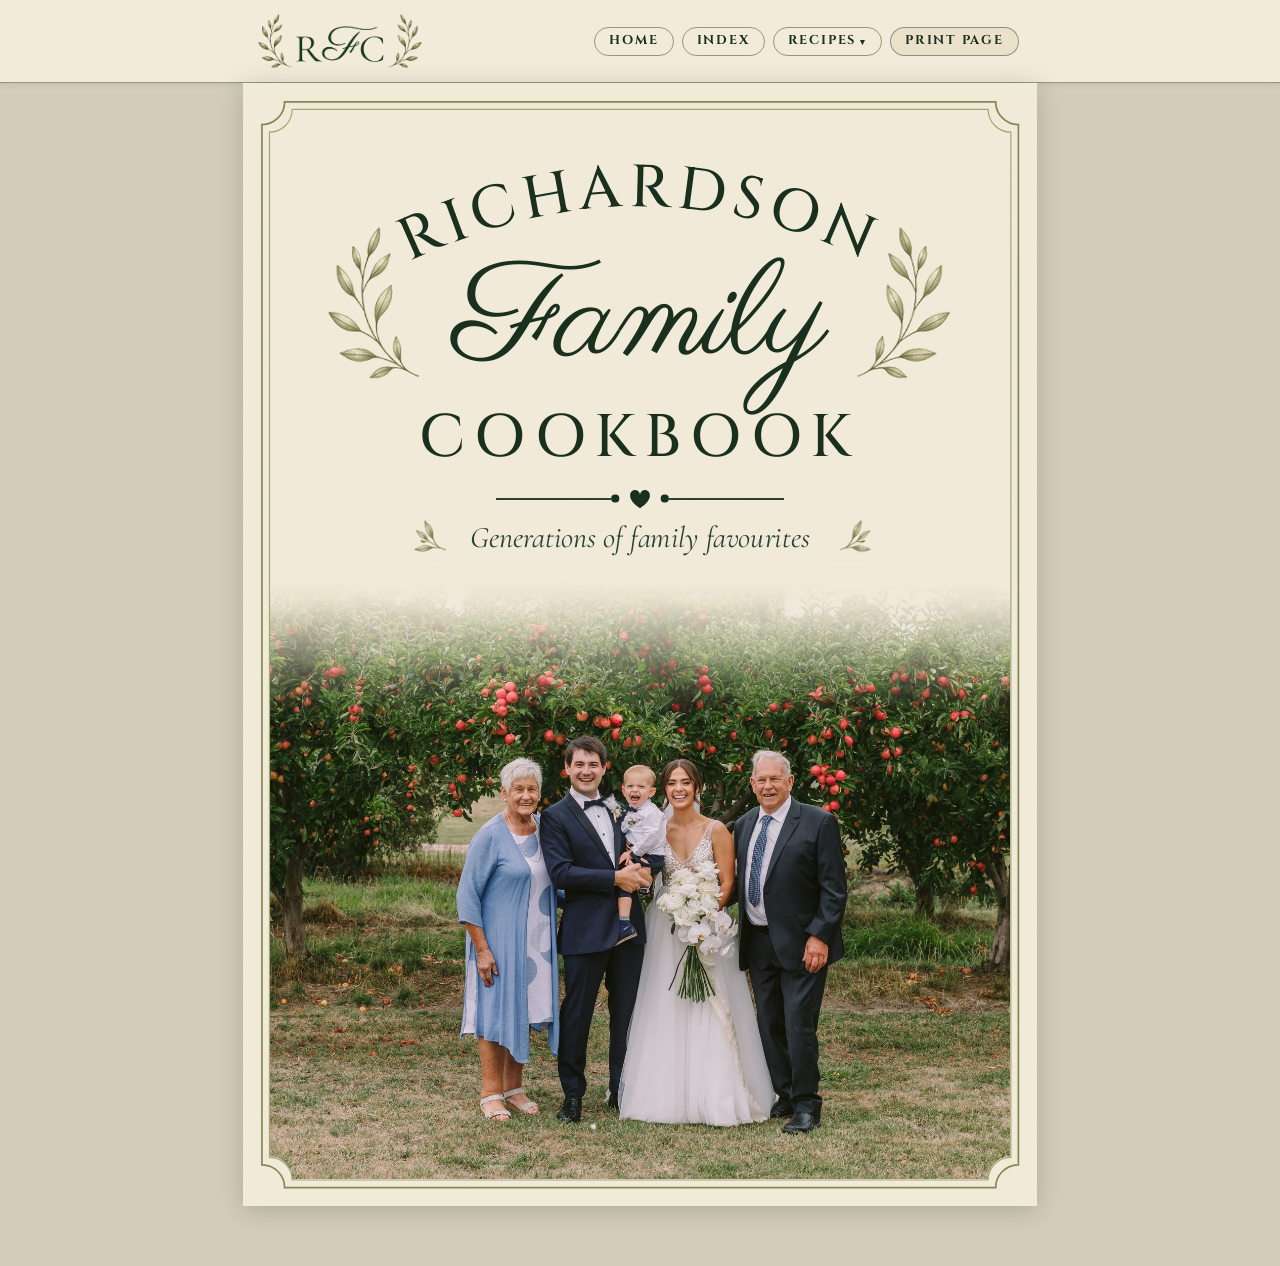
<file: index.html>
<!DOCTYPE html>
<html lang="en">
<head>
  <meta charset="utf-8">
  <meta name="viewport" content="width=device-width, initial-scale=1, viewport-fit=cover">
  <meta name="theme-color" content="#f3ebd9">
  <meta name="description" content="The Richardson Family Cookbook - generations of family favourites.">
  <title>Richardson Family Cookbook</title>
  <link rel="stylesheet" href="assets/css/cookbook.css">
  <link rel="icon" type="image/png" sizes="32x32" href="assets/images/favicon-32.png">
  <link rel="icon" type="image/png" sizes="192x192" href="assets/images/favicon-192.png">
  <link rel="apple-touch-icon" href="assets/images/favicon-192.png">
  <link rel="shortcut icon" href="assets/images/favicon.ico">
</head>
<body>
  <nav class="site-nav" aria-label="Site navigation">
    <div class="site-nav-inner">
      <a class="site-nav-brand" href="index.html" aria-label="Richardson Family Cookbook home">
        <img class="nav-logo" src="assets/images/logo.png" alt="Richardson Family Cookbook">
      </a>
      <div class="site-nav-links">
        <a class="nav-link" href="index.html">Home</a>
        <a class="nav-link" href="recipe-index.html">Index</a>
        <div class="nav-dropdown" data-dropdown>
          <button class="nav-link nav-dropdown-toggle" type="button" aria-haspopup="true" aria-expanded="false">
            Recipes <span class="caret" aria-hidden="true">&#9662;</span>
          </button>
          <ul class="nav-dropdown-menu" role="menu">
            <li role="none"><a role="menuitem" href="recipes/ming-ling.html">Ali&apos;s Ming Ling <span class="menu-meta">Mains</span></a></li>
            <li role="none"><a role="menuitem" href="recipes/yorkies.html">Amazing Yorkies <span class="menu-meta">Sides</span></a></li>
            <li role="none"><a role="menuitem" href="recipes/chocolate-cake.html">Chocolate Cake <span class="menu-meta">Desserts</span></a></li>
            <li role="none"><a role="menuitem" href="recipes/grans-mayo.html">Gran&apos;s Mayo <span class="menu-meta">Sauces &amp; Dressings</span></a></li>
            <li role="none"><a role="menuitem" href="recipes/tomato-relish-2024.html">Gran&apos;s Tomato Relish <span class="menu-meta">Preserves</span></a></li>
            <li role="none"><a role="menuitem" href="recipes/pea-and-ham.html">Pea &amp; Ham Soup <span class="menu-meta">Soups</span></a></li>
            <li role="none"><a role="menuitem" href="recipes/apple-cake.html">Spiced Apple Cake <span class="menu-meta">Desserts</span></a></li>
          </ul>
        </div>
        <button class="nav-link nav-print" type="button" onclick="window.print()">Print page</button>
      </div>
    </div>
  </nav>

  <main class="cover home-cover">
    <div class="page-frame" aria-hidden="true"></div>

    <header class="cover-title">
      <svg class="cover-arc" viewBox="0 0 1000 280" preserveAspectRatio="xMidYMid meet" aria-hidden="true">
        <defs>
          <path id="cover-arc-path" d="M 80 250 Q 500 30 920 250" fill="none"/>
        </defs>
        <text font-family="Cinzel, Georgia, serif" font-weight="500" font-size="100" letter-spacing="10" fill="#19301f">
          <textPath href="#cover-arc-path" startOffset="50%" text-anchor="middle">RICHARDSON</textPath>
        </text>
      </svg>

      <div class="script-wrap">
        <img class="olive left"  src="assets/images/olive-sprig-left.png"  alt="" aria-hidden="true">
        <p class="family-script">Family</p>
        <img class="olive right" src="assets/images/olive-sprig-right.png" alt="" aria-hidden="true">
      </div>

      <p class="cover-suffix">COOKBOOK</p>

      <div class="heart-rule" aria-hidden="true">
        <span class="dot"></span>
        <svg class="heart-glyph" width="24" height="22" viewBox="0 0 24 22" aria-hidden="true"><path d="M12 21.2 C 4.5 16, 1 11.5, 1 7 A 5.5 5.5 0 0 1 12 6.2 A 5.5 5.5 0 0 1 23 7 C 23 11.5, 19.5 16, 12 21.2 Z" fill="currentColor"/></svg>
        <span class="dot"></span>
      </div>

      <div class="cover-tagline-row">
        <img class="footer-sprig left"  src="assets/images/section-sprig-left.png"  alt="" aria-hidden="true">
        <p class="cover-tagline">Generations of family favourites</p>
        <img class="footer-sprig right" src="assets/images/section-sprig-right.png" alt="" aria-hidden="true">
      </div>
    </header>

    <figure class="cover-photo">
      <img src="assets/images/family-photo.png" alt="The Richardson family in an apple orchard">
    </figure>

  </main>

  <script>
    (function () {
      var ddRoots = document.querySelectorAll('[data-dropdown]');
      ddRoots.forEach(function (dd) {
        var btn = dd.querySelector('.nav-dropdown-toggle');
        if (!btn) return;
        btn.addEventListener('click', function (e) {
          e.stopPropagation();
          var open = dd.classList.toggle('open');
          btn.setAttribute('aria-expanded', open ? 'true' : 'false');
        });
      });
      document.addEventListener('click', function () {
        ddRoots.forEach(function (dd) {
          dd.classList.remove('open');
          var btn = dd.querySelector('.nav-dropdown-toggle');
          if (btn) btn.setAttribute('aria-expanded', 'false');
        });
      });
    })();
  </script>
</body>
</html>
</file>
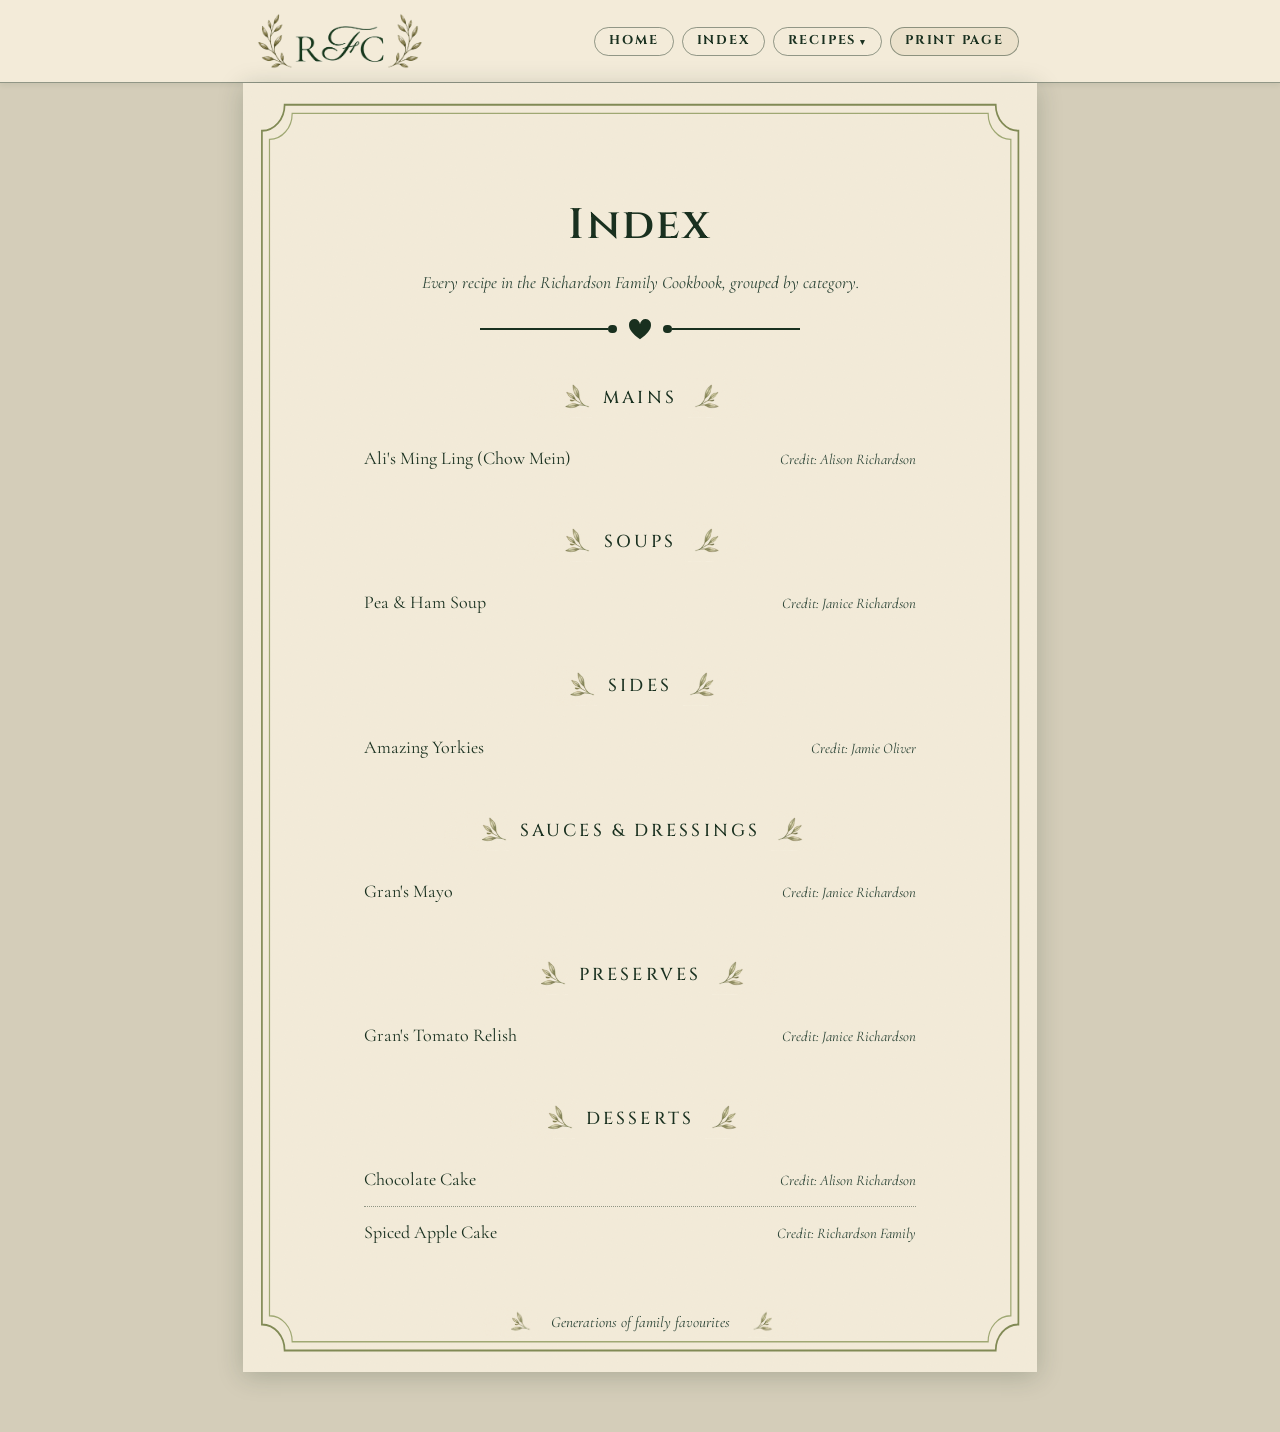
<file: recipe-index.html>
<!DOCTYPE html>
<html lang="en">
<head>
  <meta charset="utf-8">
  <meta name="viewport" content="width=device-width, initial-scale=1, viewport-fit=cover">
  <meta name="theme-color" content="#f3ebd9">
  <meta name="description" content="Index of recipes in the Richardson Family Cookbook, grouped by category.">
  <title>Index &middot; Richardson Family Cookbook</title>
  <link rel="stylesheet" href="assets/css/cookbook.css">
  <link rel="icon" type="image/png" sizes="32x32" href="assets/images/favicon-32.png">
  <link rel="icon" type="image/png" sizes="192x192" href="assets/images/favicon-192.png">
  <link rel="apple-touch-icon" href="assets/images/favicon-192.png">
  <link rel="shortcut icon" href="assets/images/favicon.ico">
</head>
<body>
  <nav class="site-nav" aria-label="Site navigation">
    <div class="site-nav-inner">
      <a class="site-nav-brand" href="index.html" aria-label="Richardson Family Cookbook home">
        <img class="nav-logo" src="assets/images/logo.png" alt="Richardson Family Cookbook">
      </a>
      <div class="site-nav-links">
        <a class="nav-link" href="index.html">Home</a>
        <a class="nav-link" href="recipe-index.html">Index</a>
        <div class="nav-dropdown" data-dropdown>
          <button class="nav-link nav-dropdown-toggle" type="button" aria-haspopup="true" aria-expanded="false">
            Recipes <span class="caret" aria-hidden="true">&#9662;</span>
          </button>
          <ul class="nav-dropdown-menu" role="menu">
            <li role="none"><a role="menuitem" href="recipes/ming-ling.html">Ali&apos;s Ming Ling <span class="menu-meta">Mains</span></a></li>
            <li role="none"><a role="menuitem" href="recipes/yorkies.html">Amazing Yorkies <span class="menu-meta">Sides</span></a></li>
            <li role="none"><a role="menuitem" href="recipes/chocolate-cake.html">Chocolate Cake <span class="menu-meta">Desserts</span></a></li>
            <li role="none"><a role="menuitem" href="recipes/grans-mayo.html">Gran&apos;s Mayo <span class="menu-meta">Sauces &amp; Dressings</span></a></li>
            <li role="none"><a role="menuitem" href="recipes/tomato-relish-2024.html">Gran&apos;s Tomato Relish <span class="menu-meta">Preserves</span></a></li>
            <li role="none"><a role="menuitem" href="recipes/pea-and-ham.html">Pea &amp; Ham Soup <span class="menu-meta">Soups</span></a></li>
            <li role="none"><a role="menuitem" href="recipes/apple-cake.html">Spiced Apple Cake <span class="menu-meta">Desserts</span></a></li>
          </ul>
        </div>
        <button class="nav-link nav-print" type="button" onclick="window.print()">Print page</button>
      </div>
    </div>
  </nav>

  <main class="cover">
    <div class="page-frame" aria-hidden="true"></div>

    <div class="index-page">
      <header class="index-header">
        <h1 class="index-title">Index</h1>
        <p class="index-lead">Every recipe in the Richardson Family Cookbook, grouped by category.</p>
        <div class="heart-rule" aria-hidden="true" style="margin-top: 6mm;">
          <span class="dot"></span>
          <svg class="heart-glyph" width="24" height="22" viewBox="0 0 24 22" aria-hidden="true"><path d="M12 21.2 C 4.5 16, 1 11.5, 1 7 A 5.5 5.5 0 0 1 12 6.2 A 5.5 5.5 0 0 1 23 7 C 23 11.5, 19.5 16, 12 21.2 Z" fill="currentColor"/></svg>
          <span class="dot"></span>
        </div>
      </header>

      <section class="index-category">
        <h2 class="index-category-heading">
          <img class="mini-olive flip" src="assets/images/section-sprig-left.png" alt="" aria-hidden="true">
          Mains
          <img class="mini-olive" src="assets/images/section-sprig-right.png" alt="" aria-hidden="true">
        </h2>
        <ul class="index-list">
          <li>
            <div>
              <a href="recipes/ming-ling.html">Ali's Ming Ling (Chow Mein)</a>
            </div>
            <span class="index-yield">Credit: Alison Richardson</span>
          </li>
        </ul>
      </section>

      <section class="index-category">
        <h2 class="index-category-heading">
          <img class="mini-olive flip" src="assets/images/section-sprig-left.png" alt="" aria-hidden="true">
          Soups
          <img class="mini-olive" src="assets/images/section-sprig-right.png" alt="" aria-hidden="true">
        </h2>
        <ul class="index-list">
          <li>
            <div>
              <a href="recipes/pea-and-ham.html">Pea &amp; Ham Soup</a>
            </div>
            <span class="index-yield">Credit: Janice Richardson</span>
          </li>
        </ul>
      </section>

      <section class="index-category">
        <h2 class="index-category-heading">
          <img class="mini-olive flip" src="assets/images/section-sprig-left.png" alt="" aria-hidden="true">
          Sides
          <img class="mini-olive" src="assets/images/section-sprig-right.png" alt="" aria-hidden="true">
        </h2>
        <ul class="index-list">
          <li>
            <div>
              <a href="recipes/yorkies.html">Amazing Yorkies</a>
            </div>
            <span class="index-yield">Credit: Jamie Oliver</span>
          </li>
        </ul>
      </section>

      <section class="index-category">
        <h2 class="index-category-heading">
          <img class="mini-olive flip" src="assets/images/section-sprig-left.png" alt="" aria-hidden="true">
          Sauces &amp; Dressings
          <img class="mini-olive" src="assets/images/section-sprig-right.png" alt="" aria-hidden="true">
        </h2>
        <ul class="index-list">
          <li>
            <div>
              <a href="recipes/grans-mayo.html">Gran&apos;s Mayo</a>
            </div>
            <span class="index-yield">Credit: Janice Richardson</span>
          </li>
        </ul>
      </section>

      <section class="index-category">
        <h2 class="index-category-heading">
          <img class="mini-olive flip" src="assets/images/section-sprig-left.png" alt="" aria-hidden="true">
          Preserves
          <img class="mini-olive" src="assets/images/section-sprig-right.png" alt="" aria-hidden="true">
        </h2>
        <ul class="index-list">
          <li>
            <div>
              <a href="recipes/tomato-relish-2024.html">Gran&apos;s Tomato Relish</a>
            </div>
            <span class="index-yield">Credit: Janice Richardson</span>
          </li>
        </ul>
      </section>

      <section class="index-category">
        <h2 class="index-category-heading">
          <img class="mini-olive flip" src="assets/images/section-sprig-left.png" alt="" aria-hidden="true">
          Desserts
          <img class="mini-olive" src="assets/images/section-sprig-right.png" alt="" aria-hidden="true">
        </h2>
        <ul class="index-list">
          <li>
            <div>
              <a href="recipes/chocolate-cake.html">Chocolate Cake</a>
            </div>
            <span class="index-yield">Credit: Alison Richardson</span>
          </li>
          <li>
            <div>
              <a href="recipes/apple-cake.html">Spiced Apple Cake</a>
            </div>
            <span class="index-yield">Credit: Richardson Family</span>
          </li>
        </ul>
      </section>
    </div>
    <footer class="page-footer">
      <img class="footer-sprig left"  src="assets/images/section-sprig-left.png"  alt="" aria-hidden="true">
      <span>Generations of family favourites</span>
      <img class="footer-sprig right" src="assets/images/section-sprig-right.png" alt="" aria-hidden="true">
    </footer>
  </main>

  <script>
    (function () {
      var ddRoots = document.querySelectorAll('[data-dropdown]');
      ddRoots.forEach(function (dd) {
        var btn = dd.querySelector('.nav-dropdown-toggle');
        if (!btn) return;
        btn.addEventListener('click', function (e) {
          e.stopPropagation();
          var open = dd.classList.toggle('open');
          btn.setAttribute('aria-expanded', open ? 'true' : 'false');
        });
      });
      document.addEventListener('click', function () {
        ddRoots.forEach(function (dd) {
          dd.classList.remove('open');
          var btn = dd.querySelector('.nav-dropdown-toggle');
          if (btn) btn.setAttribute('aria-expanded', 'false');
        });
      });
    })();
  </script>
</body>
</html>
</file>
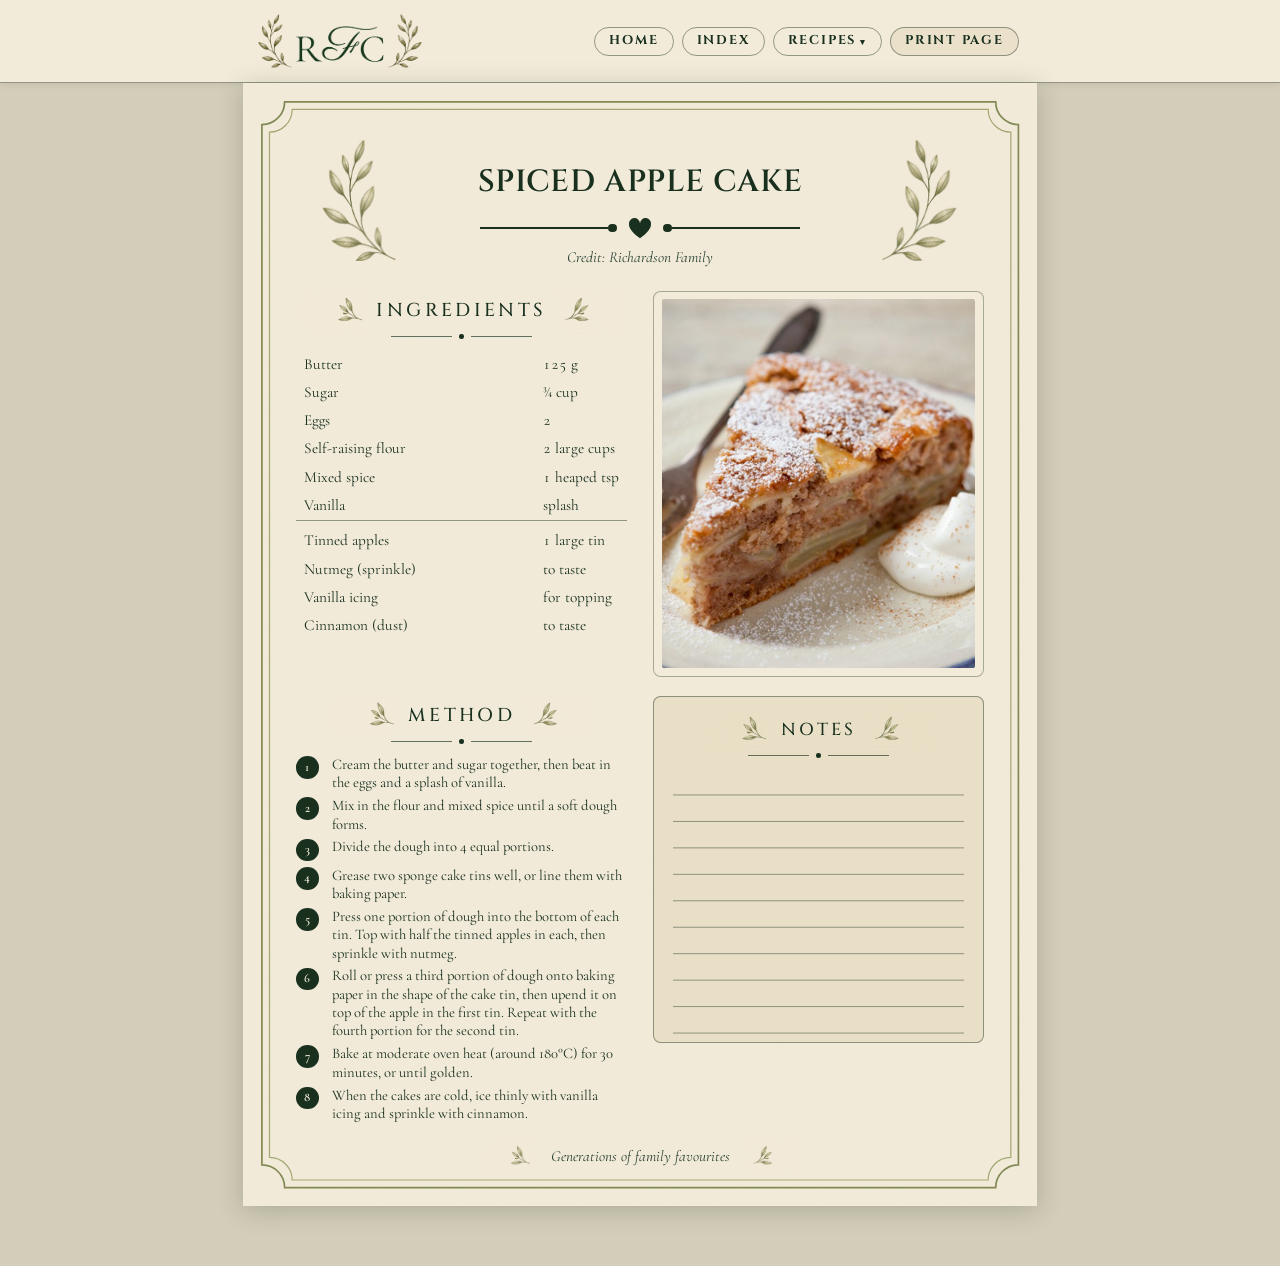
<file: recipes/apple-cake.html>
<!DOCTYPE html>
<html lang="en">
<head>
  <meta charset="utf-8">
  <meta name="viewport" content="width=device-width, initial-scale=1, viewport-fit=cover">
  <meta name="theme-color" content="#f3ebd9">
  <meta name="description" content="Spiced Apple Cake - a Richardson family recipe. A soft, spiced apple cake topped with vanilla icing and cinnamon. Makes 2 cakes and freezes beautifully.">
  <title>Spiced Apple Cake &middot; Richardson Family Cookbook</title>
  <link rel="stylesheet" href="../assets/css/cookbook.css">
  <link rel="icon" type="image/png" sizes="32x32" href="../assets/images/favicon-32.png">
  <link rel="icon" type="image/png" sizes="192x192" href="../assets/images/favicon-192.png">
  <link rel="apple-touch-icon" href="../assets/images/favicon-192.png">
  <link rel="shortcut icon" href="../assets/images/favicon.ico">

  <script type="application/ld+json">
  {
    "@context": "https://schema.org",
    "@type": "Recipe",
    "name": "Spiced Apple Cake",
    "description": "A soft, spiced apple cake with vanilla icing and cinnamon. Makes 2 cakes and freezes really well.",
    "recipeYield": "Makes 2 cakes",
    "recipeCategory": "Desserts",
    "recipeCuisine": "Australian",
    "image": "../assets/recipes-photos/apple-cake.png",
    "author": { "@type": "Organization", "name": "Richardson Family" },
    "recipeIngredient": [
      "125 g (1/4 lb) butter",
      "3/4 cup sugar",
      "2 eggs",
      "2 large cups self-raising flour",
      "1 large teaspoon mixed spice",
      "Splash of vanilla extract",
      "1 large tin apples",
      "Nutmeg, for sprinkling",
      "Vanilla icing, for topping",
      "Cinnamon, for dusting"
    ],
    "recipeInstructions": [
      { "@type": "HowToStep", "text": "Cream the butter and sugar together, then beat in the eggs and a splash of vanilla." },
      { "@type": "HowToStep", "text": "Mix in the flour and mixed spice until a soft dough forms." },
      { "@type": "HowToStep", "text": "Divide the dough into 4 equal portions." },
      { "@type": "HowToStep", "text": "Grease two sponge cake tins well, or line them with baking paper." },
      { "@type": "HowToStep", "text": "Press one portion of dough into the bottom of each tin. Top with half the tinned apples in each, then sprinkle with nutmeg." },
      { "@type": "HowToStep", "text": "Roll or press a third portion of dough onto baking paper in the shape of the cake tin, then upend it on top of the apple in the first tin. Repeat with the fourth portion for the second tin." },
      { "@type": "HowToStep", "text": "Bake at moderate oven heat (around 180 degrees C) for 30 minutes, or until golden." },
      { "@type": "HowToStep", "text": "When the cakes are cold, ice thinly with vanilla icing and sprinkle with cinnamon." }
    ]
  }
  </script>
</head>
<body>
  <nav class="site-nav" aria-label="Site navigation">
    <div class="site-nav-inner">
      <a class="site-nav-brand" href="../index.html" aria-label="Richardson Family Cookbook home">
        <img class="nav-logo" src="../assets/images/logo.png" alt="Richardson Family Cookbook">
      </a>
      <div class="site-nav-links">
        <a class="nav-link" href="../index.html">Home</a>
        <a class="nav-link" href="../recipe-index.html">Index</a>
        <div class="nav-dropdown" data-dropdown>
          <button class="nav-link nav-dropdown-toggle" type="button" aria-haspopup="true" aria-expanded="false">
            Recipes <span class="caret" aria-hidden="true">&#9662;</span>
          </button>
          <ul class="nav-dropdown-menu" role="menu">
            <li role="none"><a role="menuitem" href="../recipes/ming-ling.html">Ali&apos;s Ming Ling <span class="menu-meta">Mains</span></a></li>
            <li role="none"><a role="menuitem" href="../recipes/yorkies.html">Amazing Yorkies <span class="menu-meta">Sides</span></a></li>
            <li role="none"><a role="menuitem" href="../recipes/chocolate-cake.html">Chocolate Cake <span class="menu-meta">Desserts</span></a></li>
            <li role="none"><a role="menuitem" href="../recipes/grans-mayo.html">Gran&apos;s Mayo <span class="menu-meta">Sauces &amp; Dressings</span></a></li>
            <li role="none"><a role="menuitem" href="../recipes/tomato-relish-2024.html">Gran&apos;s Tomato Relish <span class="menu-meta">Preserves</span></a></li>
            <li role="none"><a role="menuitem" href="../recipes/pea-and-ham.html">Pea &amp; Ham Soup <span class="menu-meta">Soups</span></a></li>
            <li role="none"><a role="menuitem" href="../recipes/apple-cake.html">Spiced Apple Cake <span class="menu-meta">Desserts</span></a></li>
          </ul>
        </div>
        <button class="nav-link nav-print" type="button" onclick="window.print()">Print page</button>
      </div>
    </div>
  </nav>

  <article class="page" role="article" aria-labelledby="recipe-title">
    <div class="page-frame" aria-hidden="true"></div>

    <header class="title-block">
      <img class="olive left"  src="../assets/images/olive-sprig-left.png"  alt="" aria-hidden="true">
      <img class="olive right" src="../assets/images/olive-sprig-right.png" alt="" aria-hidden="true">
      <h1 id="recipe-title" class="recipe-title">SPICED APPLE CAKE</h1>
      <div class="heart-rule" aria-hidden="true">
        <span class="dot"></span>
        <svg class="heart-glyph" width="24" height="22" viewBox="0 0 24 22" aria-hidden="true"><path d="M12 21.2 C 4.5 16, 1 11.5, 1 7 A 5.5 5.5 0 0 1 12 6.2 A 5.5 5.5 0 0 1 23 7 C 23 11.5, 19.5 16, 12 21.2 Z" fill="currentColor"/></svg>
        <span class="dot"></span>
      </div>
      <p class="recipe-subtitle"><em>Credit: Richardson Family</em></p>
    </header>

    <div class="recipe-grid">
      <section aria-labelledby="ing-h">
        <h2 id="ing-h" class="section-header">
          <img class="mini-olive flip" src="../assets/images/section-sprig-left.png" alt="" aria-hidden="true">
          Ingredients
          <img class="mini-olive" src="../assets/images/section-sprig-right.png" alt="" aria-hidden="true">
        </h2>
        <div class="section-rule" aria-hidden="true"><span class="dot"></span></div>

        <table class="ingredients-table">
          <caption class="visually-hidden">Spiced Apple Cake ingredients</caption>
          
          <tbody>
            <tr><th scope="row">Butter</th><td class="qty">125&nbsp;g</td></tr>
            <tr><th scope="row">Sugar</th><td class="qty">&frac34;&nbsp;cup</td></tr>
            <tr><th scope="row">Eggs</th><td class="qty">2</td></tr>
            <tr><th scope="row">Self-raising flour</th><td class="qty">2&nbsp;large cups</td></tr>
            <tr><th scope="row">Mixed spice</th><td class="qty">1&nbsp;heaped tsp</td></tr>
            <tr><th scope="row">Vanilla</th><td class="qty">splash</td></tr>

            <tr class="divider"><th scope="row">Tinned apples</th><td class="qty">1&nbsp;large tin</td></tr>
            <tr><th scope="row">Nutmeg (sprinkle)</th><td class="qty">to taste</td></tr>
            <tr><th scope="row">Vanilla icing</th><td class="qty">for topping</td></tr>
            <tr><th scope="row">Cinnamon (dust)</th><td class="qty">to taste</td></tr>
          </tbody>
        </table>
      </section>

      <figure class="recipe-photo">
        <img src="../assets/recipes-photos/apple-cake.png" alt="A slice of spiced apple cake with vanilla icing and cinnamon on top">
      </figure>
    </div>

    <div class="recipe-grid recipe-grid-bottom">
      <section aria-labelledby="meth-h">
        <h2 id="meth-h" class="section-header">
          <img class="mini-olive flip" src="../assets/images/section-sprig-left.png" alt="" aria-hidden="true">
          Method
          <img class="mini-olive" src="../assets/images/section-sprig-right.png" alt="" aria-hidden="true">
        </h2>
        <div class="section-rule" aria-hidden="true"><span class="dot"></span></div>

        <ol class="method-list">
          <li>Cream the butter and sugar together, then beat in the eggs and a splash of vanilla.</li>
          <li>Mix in the flour and mixed spice until a soft dough forms.</li>
          <li>Divide the dough into 4 equal portions.</li>
          <li>Grease two sponge cake tins well, or line them with baking paper.</li>
          <li>Press one portion of dough into the bottom of each tin. Top with half the tinned apples in each, then sprinkle with nutmeg.</li>
          <li>Roll or press a third portion of dough onto baking paper in the shape of the cake tin, then upend it on top of the apple in the first tin. Repeat with the fourth portion for the second tin.</li>
          <li>Bake at moderate oven heat (around 180&deg;C) for 30 minutes, or until golden.</li>
          <li>When the cakes are cold, ice thinly with vanilla icing and sprinkle with cinnamon.</li>
        </ol>
      </section>

      <aside class="notes-panel" aria-labelledby="notes-h">
        <h2 id="notes-h" class="section-header">
          <img class="mini-olive flip" src="../assets/images/section-sprig-left.png" alt="" aria-hidden="true">
          Notes
          <img class="mini-olive" src="../assets/images/section-sprig-right.png" alt="" aria-hidden="true">
        </h2>
        <div class="section-rule" aria-hidden="true"><span class="dot"></span></div>
        <span class="notes-lines" aria-hidden="true"></span>
      </aside>
    </div>

    <footer class="page-footer">
      <img class="footer-sprig left"  src="../assets/images/section-sprig-left.png"  alt="" aria-hidden="true">
      <span>Generations of family favourites</span>
      <img class="footer-sprig right" src="../assets/images/section-sprig-right.png" alt="" aria-hidden="true">
    </footer>

  </article>

  <script>
    (function () {
      var ddRoots = document.querySelectorAll('[data-dropdown]');
      ddRoots.forEach(function (dd) {
        var btn = dd.querySelector('.nav-dropdown-toggle');
        if (!btn) return;
        btn.addEventListener('click', function (e) {
          e.stopPropagation();
          var open = dd.classList.toggle('open');
          btn.setAttribute('aria-expanded', open ? 'true' : 'false');
        });
      });
      document.addEventListener('click', function () {
        ddRoots.forEach(function (dd) {
          dd.classList.remove('open');
          var btn = dd.querySelector('.nav-dropdown-toggle');
          if (btn) btn.setAttribute('aria-expanded', 'false');
        });
      });
    })();
  </script>
</body>
</html>
</file>
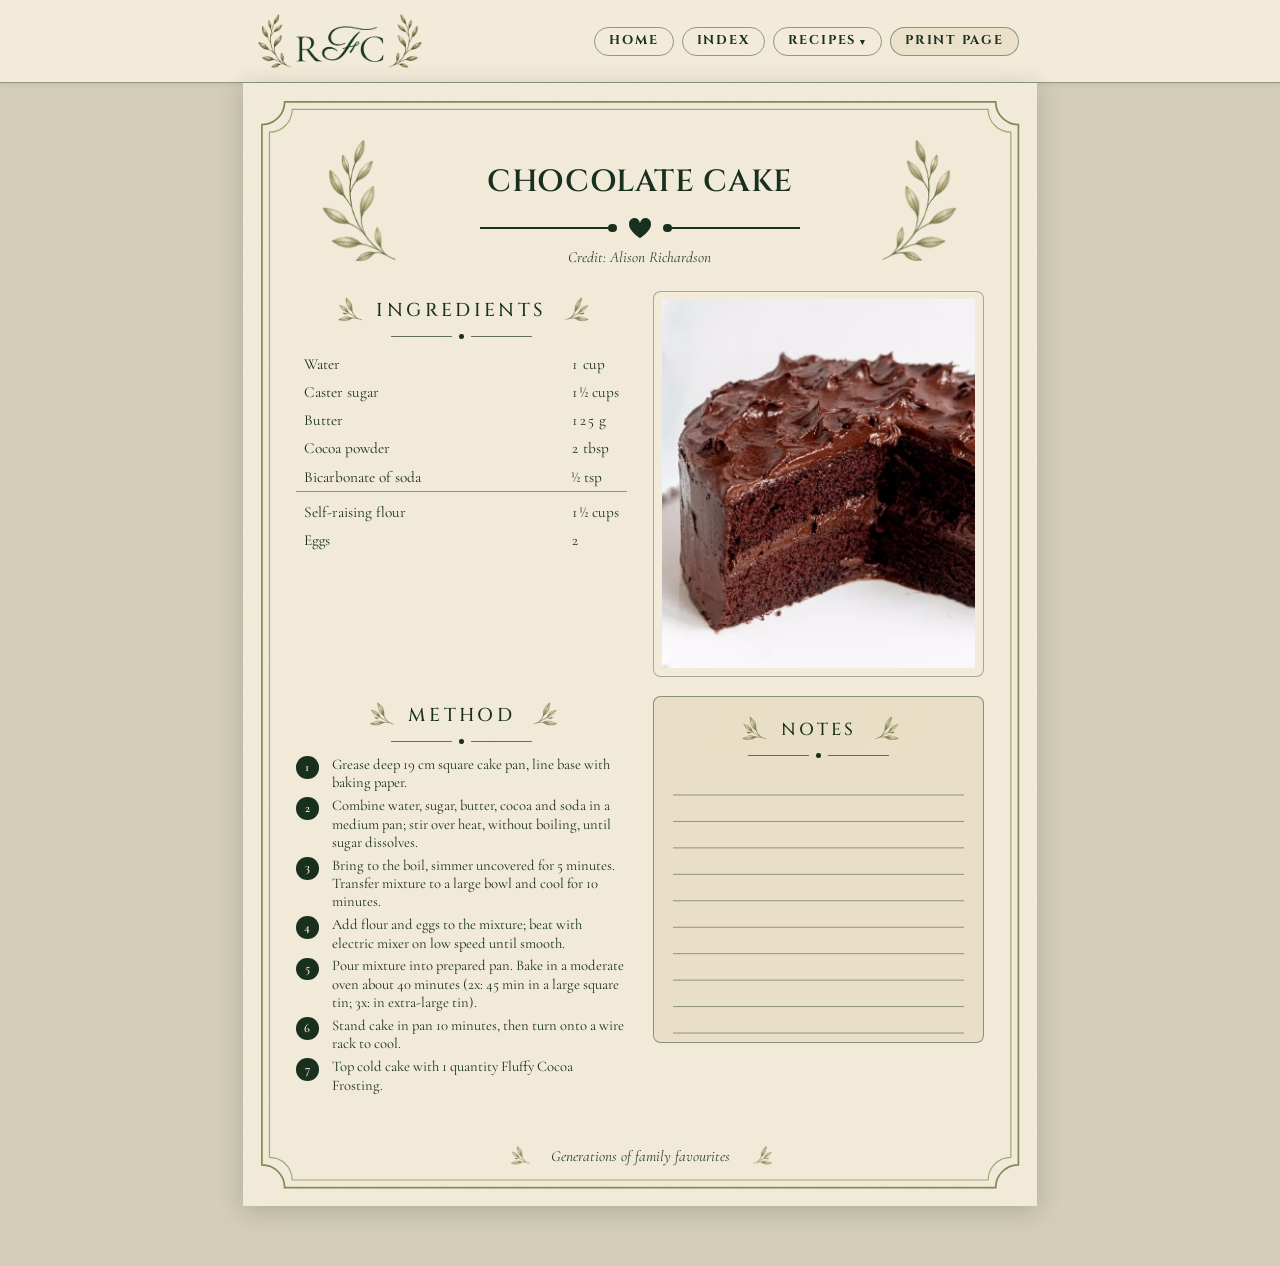
<file: recipes/chocolate-cake.html>
<!DOCTYPE html>
<html lang="en">
<head>
  <meta charset="utf-8">
  <meta name="viewport" content="width=device-width, initial-scale=1, viewport-fit=cover">
  <meta name="theme-color" content="#f3ebd9">
  <meta name="description" content="Chocolate Cake - a Richardson family recipe. A rich, easy chocolate cake topped with fluffy cocoa frosting.">
  <title>Chocolate Cake &middot; Richardson Family Cookbook</title>
  <link rel="stylesheet" href="../assets/css/cookbook.css">
  <link rel="icon" type="image/png" sizes="32x32" href="../assets/images/favicon-32.png">
  <link rel="icon" type="image/png" sizes="192x192" href="../assets/images/favicon-192.png">
  <link rel="apple-touch-icon" href="../assets/images/favicon-192.png">
  <link rel="shortcut icon" href="../assets/images/favicon.ico">

  <script type="application/ld+json">
  {
    "@context": "https://schema.org",
    "@type": "Recipe",
    "name": "Chocolate Cake",
    "description": "A rich, easy chocolate cake topped with fluffy cocoa frosting. Bakes in a 19cm square pan.",
    "recipeYield": "1 cake (19cm square pan)",
    "recipeCategory": "Desserts",
    "recipeCuisine": "Australian",
    "image": "../assets/recipes-photos/chocolate-cake.jpg",
    "author": { "@type": "Person", "name": "Alison Richardson" },
    "recipeIngredient": [
      "1 cup (250ml) water",
      "1 1/2 cups (330g) caster sugar",
      "125g butter",
      "2 tablespoons cocoa powder",
      "1/2 teaspoon bicarbonate of soda",
      "1 1/2 cups (225g) self-raising flour",
      "2 eggs"
    ],
    "recipeInstructions": [
      { "@type": "HowToStep", "text": "Grease deep 19cm square cake pan, line base with baking paper." },
      { "@type": "HowToStep", "text": "Combine water, sugar, butter, cocoa and soda in medium pan; stir over heat, without boiling, until sugar dissolves." },
      { "@type": "HowToStep", "text": "Bring to boil, simmer uncovered for 5 minutes. Transfer mixture to large bowl and cool for 10 minutes." },
      { "@type": "HowToStep", "text": "Add flour and eggs to mixture; beat with electric mixer on low speed until smooth." },
      { "@type": "HowToStep", "text": "Pour mixture into prepared pan. Bake in moderate oven about 40 minutes." },
      { "@type": "HowToStep", "text": "Stand cake in pan 10 minutes; turn onto wire rack to cool." },
      { "@type": "HowToStep", "text": "Top cold cake with 1 quantity Fluffy Cocoa Frosting." }
    ]
  }
  </script>
</head>
<body>
  <nav class="site-nav" aria-label="Site navigation">
    <div class="site-nav-inner">
      <a class="site-nav-brand" href="../index.html" aria-label="Richardson Family Cookbook home">
        <img class="nav-logo" src="../assets/images/logo.png" alt="Richardson Family Cookbook">
      </a>
      <div class="site-nav-links">
        <a class="nav-link" href="../index.html">Home</a>
        <a class="nav-link" href="../recipe-index.html">Index</a>
        <div class="nav-dropdown" data-dropdown>
          <button class="nav-link nav-dropdown-toggle" type="button" aria-haspopup="true" aria-expanded="false">
            Recipes <span class="caret" aria-hidden="true">&#9662;</span>
          </button>
          <ul class="nav-dropdown-menu" role="menu">
            <li role="none"><a role="menuitem" href="../recipes/ming-ling.html">Ali&apos;s Ming Ling <span class="menu-meta">Mains</span></a></li>
            <li role="none"><a role="menuitem" href="../recipes/yorkies.html">Amazing Yorkies <span class="menu-meta">Sides</span></a></li>
            <li role="none"><a role="menuitem" href="../recipes/chocolate-cake.html">Chocolate Cake <span class="menu-meta">Desserts</span></a></li>
            <li role="none"><a role="menuitem" href="../recipes/grans-mayo.html">Gran&apos;s Mayo <span class="menu-meta">Sauces &amp; Dressings</span></a></li>
            <li role="none"><a role="menuitem" href="../recipes/tomato-relish-2024.html">Gran&apos;s Tomato Relish <span class="menu-meta">Preserves</span></a></li>
            <li role="none"><a role="menuitem" href="../recipes/pea-and-ham.html">Pea &amp; Ham Soup <span class="menu-meta">Soups</span></a></li>
            <li role="none"><a role="menuitem" href="../recipes/apple-cake.html">Spiced Apple Cake <span class="menu-meta">Desserts</span></a></li>
          </ul>
        </div>
        <button class="nav-link nav-print" type="button" onclick="window.print()">Print page</button>
      </div>
    </div>
  </nav>

  <article class="page" role="article" aria-labelledby="recipe-title">
    <div class="page-frame" aria-hidden="true"></div>

    <header class="title-block">
      <img class="olive left"  src="../assets/images/olive-sprig-left.png"  alt="" aria-hidden="true">
      <img class="olive right" src="../assets/images/olive-sprig-right.png" alt="" aria-hidden="true">
      <h1 id="recipe-title" class="recipe-title">CHOCOLATE CAKE</h1>
      <div class="heart-rule" aria-hidden="true">
        <span class="dot"></span>
        <svg class="heart-glyph" width="24" height="22" viewBox="0 0 24 22" aria-hidden="true"><path d="M12 21.2 C 4.5 16, 1 11.5, 1 7 A 5.5 5.5 0 0 1 12 6.2 A 5.5 5.5 0 0 1 23 7 C 23 11.5, 19.5 16, 12 21.2 Z" fill="currentColor"/></svg>
        <span class="dot"></span>
      </div>
      <p class="recipe-subtitle"><em>Credit: Alison Richardson</em></p>
    </header>

    <div class="recipe-grid">
      <section aria-labelledby="ing-h">
        <h2 id="ing-h" class="section-header">
          <img class="mini-olive flip" src="../assets/images/section-sprig-left.png" alt="" aria-hidden="true">
          Ingredients
          <img class="mini-olive" src="../assets/images/section-sprig-right.png" alt="" aria-hidden="true">
        </h2>
        <div class="section-rule" aria-hidden="true"><span class="dot"></span></div>

        <table class="ingredients-table">
          <caption class="visually-hidden">Chocolate Cake ingredients</caption>
          
          <tbody>
            <tr><th scope="row">Water</th><td class="qty">1&nbsp;cup</td></tr>
            <tr><th scope="row">Caster sugar</th><td class="qty">1&frac12;&nbsp;cups</td></tr>
            <tr><th scope="row">Butter</th><td class="qty">125&nbsp;g</td></tr>
            <tr><th scope="row">Cocoa powder</th><td class="qty">2&nbsp;tbsp</td></tr>
            <tr><th scope="row">Bicarbonate of soda</th><td class="qty">&frac12;&nbsp;tsp</td></tr>

            <tr class="divider"><th scope="row">Self-raising flour</th><td class="qty">1&frac12;&nbsp;cups</td></tr>
            <tr><th scope="row">Eggs</th><td class="qty">2</td></tr>
          </tbody>
        </table>
      </section>

      <figure class="recipe-photo">
        <img src="../assets/recipes-photos/chocolate-cake.jpg" alt="Iced chocolate cake with a slice removed showing the soft moist layers inside">
      </figure>
    </div>

    <div class="recipe-grid recipe-grid-bottom">
      <section aria-labelledby="meth-h">
        <h2 id="meth-h" class="section-header">
          <img class="mini-olive flip" src="../assets/images/section-sprig-left.png" alt="" aria-hidden="true">
          Method
          <img class="mini-olive" src="../assets/images/section-sprig-right.png" alt="" aria-hidden="true">
        </h2>
        <div class="section-rule" aria-hidden="true"><span class="dot"></span></div>

        <ol class="method-list">
          <li>Grease deep 19&nbsp;cm square cake pan, line base with baking paper.</li>
          <li>Combine water, sugar, butter, cocoa and soda in a medium pan; stir over heat, without boiling, until sugar dissolves.</li>
          <li>Bring to the boil, simmer uncovered for 5 minutes. Transfer mixture to a large bowl and cool for 10 minutes.</li>
          <li>Add flour and eggs to the mixture; beat with electric mixer on low speed until smooth.</li>
          <li>Pour mixture into prepared pan. Bake in a moderate oven about 40 minutes (2x: 45&nbsp;min in a large square tin; 3x: in extra-large tin).</li>
          <li>Stand cake in pan 10 minutes, then turn onto a wire rack to cool.</li>
          <li>Top cold cake with 1 quantity Fluffy Cocoa Frosting.</li>
        </ol>
      </section>

      <aside class="notes-panel" aria-labelledby="notes-h">
        <h2 id="notes-h" class="section-header">
          <img class="mini-olive flip" src="../assets/images/section-sprig-left.png" alt="" aria-hidden="true">
          Notes
          <img class="mini-olive" src="../assets/images/section-sprig-right.png" alt="" aria-hidden="true">
        </h2>
        <div class="section-rule" aria-hidden="true"><span class="dot"></span></div>
        <span class="notes-lines" aria-hidden="true"></span>
      </aside>
    </div>

    <footer class="page-footer">
      <img class="footer-sprig left"  src="../assets/images/section-sprig-left.png"  alt="" aria-hidden="true">
      <span>Generations of family favourites</span>
      <img class="footer-sprig right" src="../assets/images/section-sprig-right.png" alt="" aria-hidden="true">
    </footer>

  </article>

  <script>
    (function () {
      var ddRoots = document.querySelectorAll('[data-dropdown]');
      ddRoots.forEach(function (dd) {
        var btn = dd.querySelector('.nav-dropdown-toggle');
        if (!btn) return;
        btn.addEventListener('click', function (e) {
          e.stopPropagation();
          var open = dd.classList.toggle('open');
          btn.setAttribute('aria-expanded', open ? 'true' : 'false');
        });
      });
      document.addEventListener('click', function () {
        ddRoots.forEach(function (dd) {
          dd.classList.remove('open');
          var btn = dd.querySelector('.nav-dropdown-toggle');
          if (btn) btn.setAttribute('aria-expanded', 'false');
        });
      });
    })();
  </script>
</body>
</html>
</file>
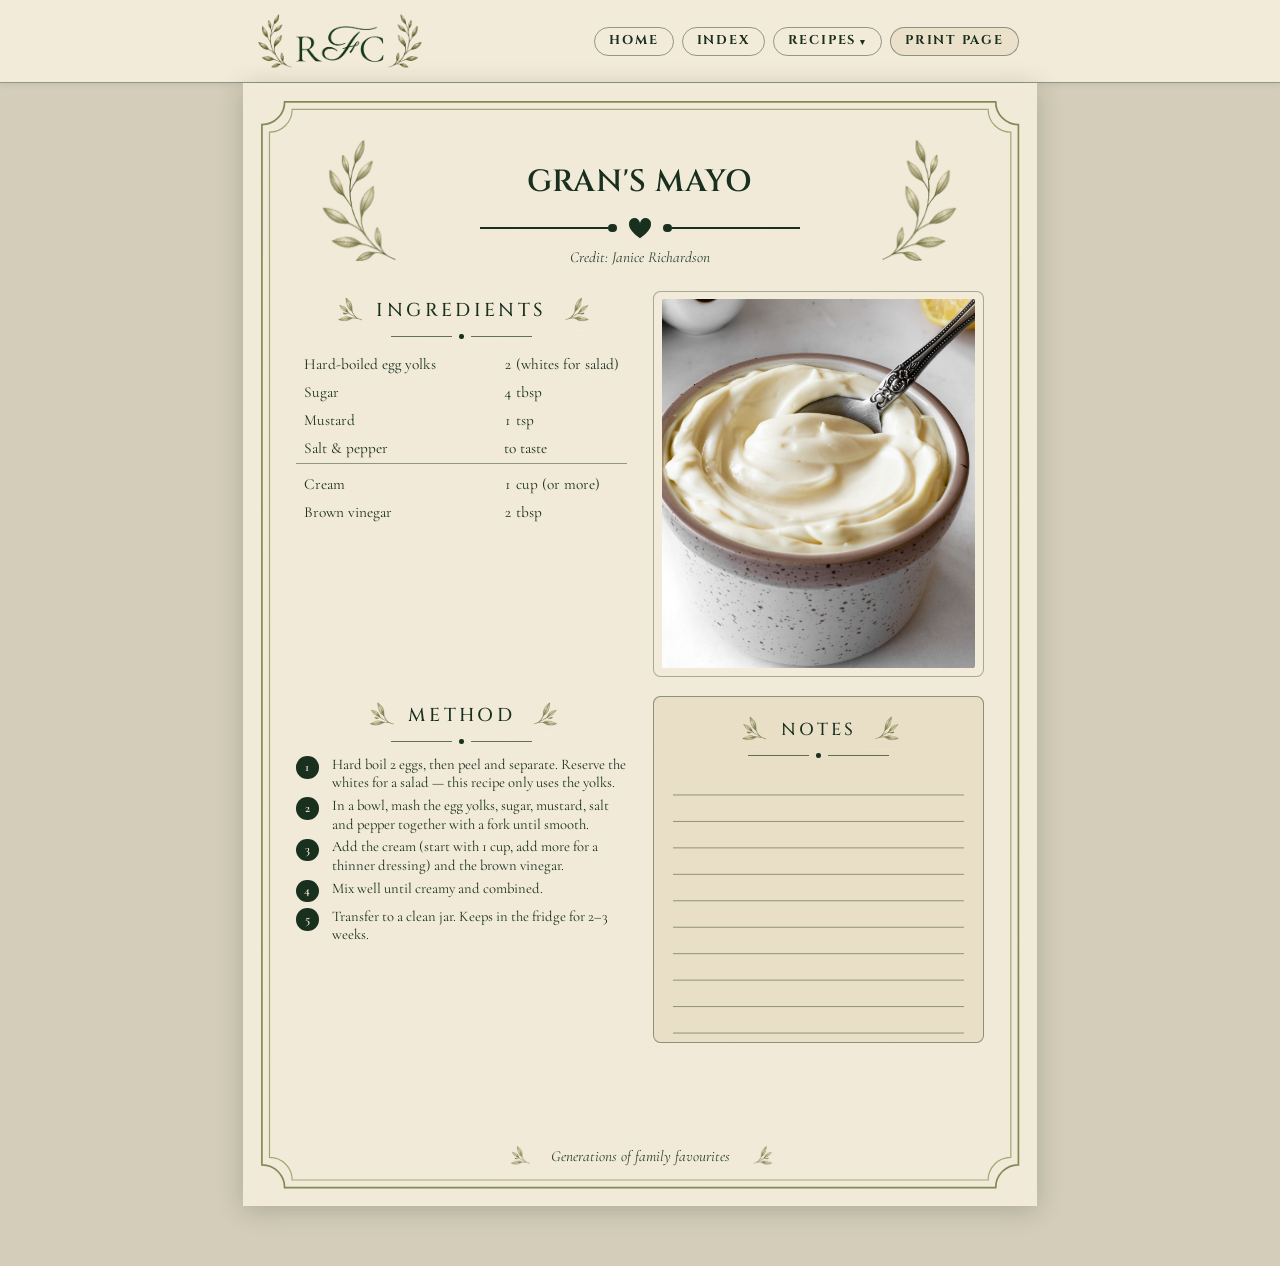
<file: recipes/grans-mayo.html>
<!DOCTYPE html>
<html lang="en">
<head>
  <meta charset="utf-8">
  <meta name="viewport" content="width=device-width, initial-scale=1, viewport-fit=cover">
  <meta name="theme-color" content="#f3ebd9">
  <meta name="description" content="Gran's Mayo - a Richardson family recipe. A creamy, sweet-tangy boiled egg yolk dressing that keeps in the fridge for weeks.">
  <title>Gran&apos;s Mayo &middot; Richardson Family Cookbook</title>
  <link rel="stylesheet" href="../assets/css/cookbook.css">
  <link rel="icon" type="image/png" sizes="32x32" href="../assets/images/favicon-32.png">
  <link rel="icon" type="image/png" sizes="192x192" href="../assets/images/favicon-192.png">
  <link rel="apple-touch-icon" href="../assets/images/favicon-192.png">
  <link rel="shortcut icon" href="../assets/images/favicon.ico">

  <script type="application/ld+json">
  {
    "@context": "https://schema.org",
    "@type": "Recipe",
    "name": "Gran's Mayo",
    "description": "A creamy, sweet-tangy boiled egg yolk salad dressing. Keeps in the fridge in a jar for 2-3 weeks.",
    "recipeYield": "Approx 1 jar",
    "recipeCategory": "Sauces & Dressings",
    "recipeCuisine": "Australian",
    "image": "../assets/recipes-photos/grans-mayo.png",
    "author": { "@type": "Person", "name": "Janice Richardson" },
    "recipeIngredient": [
      "2 hard-boiled egg yolks (whites reserved for salad)",
      "4 tablespoons sugar",
      "1 teaspoon mustard",
      "Pepper and salt to taste",
      "1 cup cream (or more, to desired consistency)",
      "2 tablespoons brown vinegar"
    ],
    "recipeInstructions": [
      { "@type": "HowToStep", "text": "Hard boil 2 eggs, then peel and separate. Reserve the whites for a salad - this recipe only uses the yolks." },
      { "@type": "HowToStep", "text": "In a bowl, mash the egg yolks, sugar, mustard, salt and pepper together with a fork until smooth." },
      { "@type": "HowToStep", "text": "Add the cream (start with 1 cup, add more for a thinner dressing) and the brown vinegar." },
      { "@type": "HowToStep", "text": "Mix well until creamy and combined." },
      { "@type": "HowToStep", "text": "Transfer to a clean jar. Keeps in the fridge for 2-3 weeks." }
    ]
  }
  </script>
</head>
<body>
  <nav class="site-nav" aria-label="Site navigation">
    <div class="site-nav-inner">
      <a class="site-nav-brand" href="../index.html" aria-label="Richardson Family Cookbook home">
        <img class="nav-logo" src="../assets/images/logo.png" alt="Richardson Family Cookbook">
      </a>
      <div class="site-nav-links">
        <a class="nav-link" href="../index.html">Home</a>
        <a class="nav-link" href="../recipe-index.html">Index</a>
        <div class="nav-dropdown" data-dropdown>
          <button class="nav-link nav-dropdown-toggle" type="button" aria-haspopup="true" aria-expanded="false">
            Recipes <span class="caret" aria-hidden="true">&#9662;</span>
          </button>
          <ul class="nav-dropdown-menu" role="menu">
            <li role="none"><a role="menuitem" href="../recipes/ming-ling.html">Ali&apos;s Ming Ling <span class="menu-meta">Mains</span></a></li>
            <li role="none"><a role="menuitem" href="../recipes/yorkies.html">Amazing Yorkies <span class="menu-meta">Sides</span></a></li>
            <li role="none"><a role="menuitem" href="../recipes/chocolate-cake.html">Chocolate Cake <span class="menu-meta">Desserts</span></a></li>
            <li role="none"><a role="menuitem" href="../recipes/grans-mayo.html">Gran&apos;s Mayo <span class="menu-meta">Sauces &amp; Dressings</span></a></li>
            <li role="none"><a role="menuitem" href="../recipes/tomato-relish-2024.html">Gran&apos;s Tomato Relish <span class="menu-meta">Preserves</span></a></li>
            <li role="none"><a role="menuitem" href="../recipes/pea-and-ham.html">Pea &amp; Ham Soup <span class="menu-meta">Soups</span></a></li>
            <li role="none"><a role="menuitem" href="../recipes/apple-cake.html">Spiced Apple Cake <span class="menu-meta">Desserts</span></a></li>
          </ul>
        </div>
        <button class="nav-link nav-print" type="button" onclick="window.print()">Print page</button>
      </div>
    </div>
  </nav>

  <article class="page" role="article" aria-labelledby="recipe-title">
    <div class="page-frame" aria-hidden="true"></div>

    <header class="title-block">
      <img class="olive left"  src="../assets/images/olive-sprig-left.png"  alt="" aria-hidden="true">
      <img class="olive right" src="../assets/images/olive-sprig-right.png" alt="" aria-hidden="true">
      <h1 id="recipe-title" class="recipe-title">GRAN&apos;S MAYO</h1>
      <div class="heart-rule" aria-hidden="true">
        <span class="dot"></span>
        <svg class="heart-glyph" width="24" height="22" viewBox="0 0 24 22" aria-hidden="true"><path d="M12 21.2 C 4.5 16, 1 11.5, 1 7 A 5.5 5.5 0 0 1 12 6.2 A 5.5 5.5 0 0 1 23 7 C 23 11.5, 19.5 16, 12 21.2 Z" fill="currentColor"/></svg>
        <span class="dot"></span>
      </div>
      <p class="recipe-subtitle"><em>Credit: Janice Richardson</em></p>
    </header>

    <div class="recipe-grid">
      <section aria-labelledby="ing-h">
        <h2 id="ing-h" class="section-header">
          <img class="mini-olive flip" src="../assets/images/section-sprig-left.png" alt="" aria-hidden="true">
          Ingredients
          <img class="mini-olive" src="../assets/images/section-sprig-right.png" alt="" aria-hidden="true">
        </h2>
        <div class="section-rule" aria-hidden="true"><span class="dot"></span></div>

        <table class="ingredients-table">
          <caption class="visually-hidden">Gran's Mayo ingredients</caption>
          <tbody>
            <tr><th scope="row">Hard-boiled egg yolks</th><td class="qty">2 (whites for salad)</td></tr>
            <tr><th scope="row">Sugar</th><td class="qty">4&nbsp;tbsp</td></tr>
            <tr><th scope="row">Mustard</th><td class="qty">1&nbsp;tsp</td></tr>
            <tr><th scope="row">Salt &amp; pepper</th><td class="qty">to taste</td></tr>

            <tr class="divider"><th scope="row">Cream</th><td class="qty">1&nbsp;cup (or more)</td></tr>
            <tr><th scope="row">Brown vinegar</th><td class="qty">2&nbsp;tbsp</td></tr>
          </tbody>
        </table>
      </section>

      <figure class="recipe-photo">
        <img src="../assets/recipes-photos/grans-mayo.png" alt="A jar of Gran's creamy homemade mayonnaise / salad dressing">
      </figure>
    </div>

    <div class="recipe-grid recipe-grid-bottom">
      <section aria-labelledby="meth-h">
        <h2 id="meth-h" class="section-header">
          <img class="mini-olive flip" src="../assets/images/section-sprig-left.png" alt="" aria-hidden="true">
          Method
          <img class="mini-olive" src="../assets/images/section-sprig-right.png" alt="" aria-hidden="true">
        </h2>
        <div class="section-rule" aria-hidden="true"><span class="dot"></span></div>

        <ol class="method-list">
          <li>Hard boil 2 eggs, then peel and separate. Reserve the whites for a salad &mdash; this recipe only uses the yolks.</li>
          <li>In a bowl, mash the egg yolks, sugar, mustard, salt and pepper together with a fork until smooth.</li>
          <li>Add the cream (start with 1 cup, add more for a thinner dressing) and the brown vinegar.</li>
          <li>Mix well until creamy and combined.</li>
          <li>Transfer to a clean jar. Keeps in the fridge for 2&ndash;3 weeks.</li>
        </ol>
      </section>

      <aside class="notes-panel" aria-labelledby="notes-h">
        <h2 id="notes-h" class="section-header">
          <img class="mini-olive flip" src="../assets/images/section-sprig-left.png" alt="" aria-hidden="true">
          Notes
          <img class="mini-olive" src="../assets/images/section-sprig-right.png" alt="" aria-hidden="true">
        </h2>
        <div class="section-rule" aria-hidden="true"><span class="dot"></span></div>
        <span class="notes-lines" aria-hidden="true"></span>
      </aside>
    </div>

    <footer class="page-footer">
      <img class="footer-sprig left"  src="../assets/images/section-sprig-left.png"  alt="" aria-hidden="true">
      <span>Generations of family favourites</span>
      <img class="footer-sprig right" src="../assets/images/section-sprig-right.png" alt="" aria-hidden="true">
    </footer>

  </article>

  <script>
    (function () {
      var ddRoots = document.querySelectorAll('[data-dropdown]');
      ddRoots.forEach(function (dd) {
        var btn = dd.querySelector('.nav-dropdown-toggle');
        if (!btn) return;
        btn.addEventListener('click', function (e) {
          e.stopPropagation();
          var open = dd.classList.toggle('open');
          btn.setAttribute('aria-expanded', open ? 'true' : 'false');
        });
      });
      document.addEventListener('click', function () {
        ddRoots.forEach(function (dd) {
          dd.classList.remove('open');
          var btn = dd.querySelector('.nav-dropdown-toggle');
          if (btn) btn.setAttribute('aria-expanded', 'false');
        });
      });
    })();
  </script>
</body>
</html>
</file>
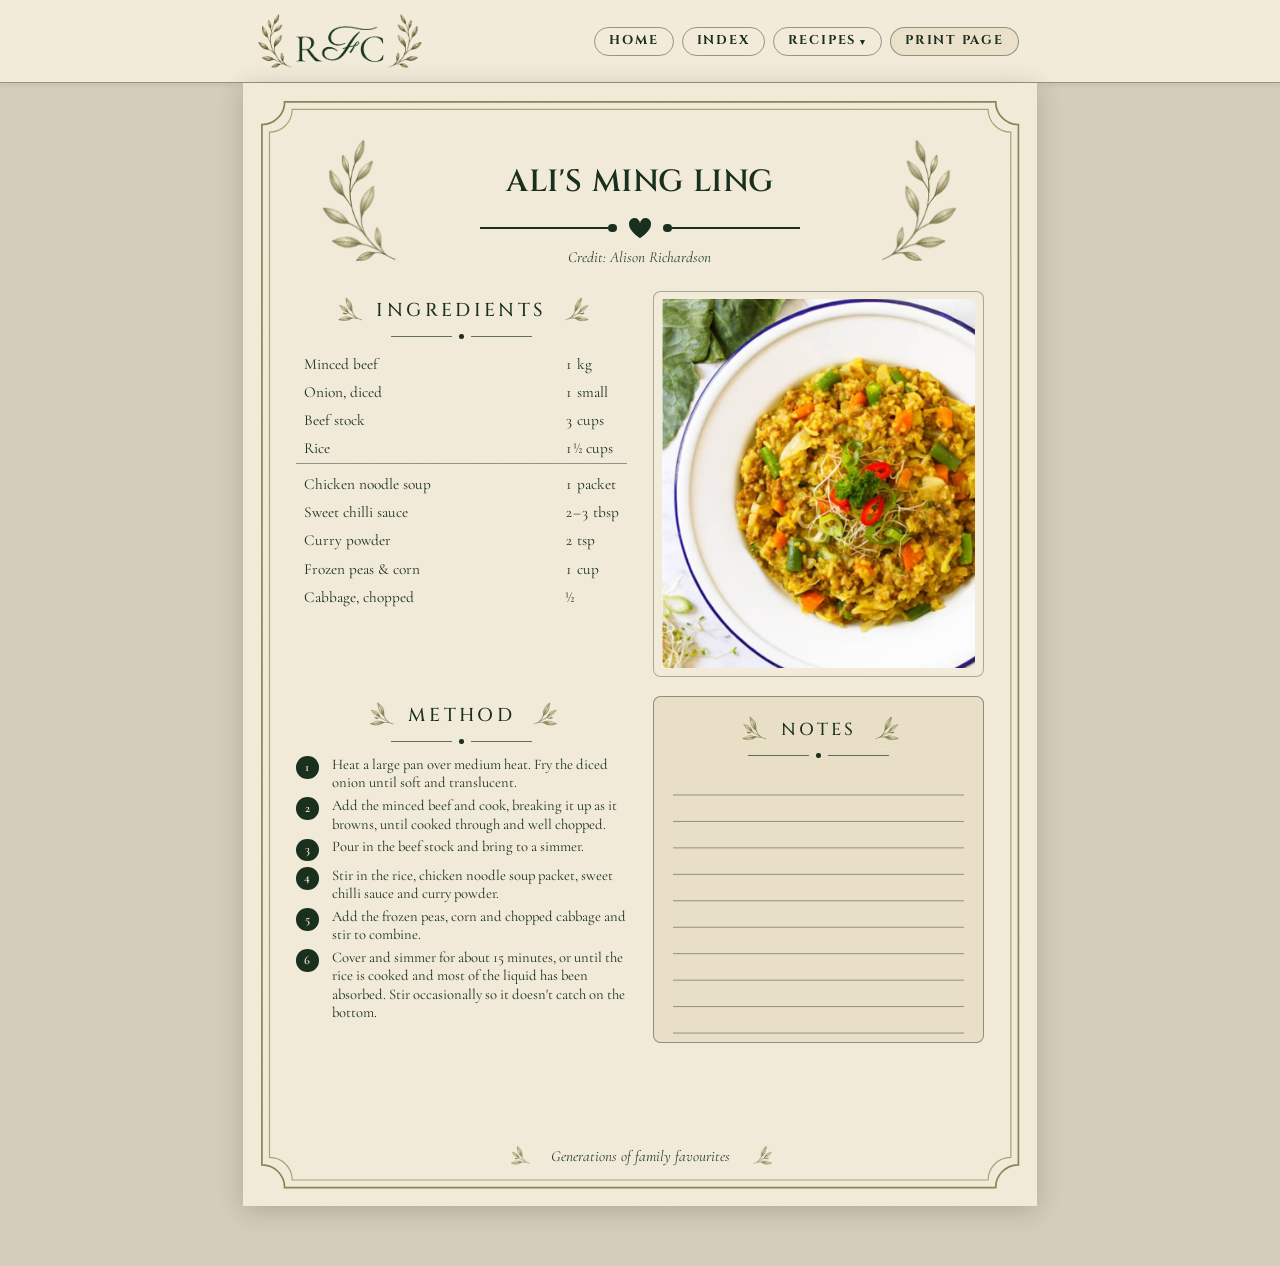
<file: recipes/ming-ling.html>
<!DOCTYPE html>
<html lang="en">
<head>
  <meta charset="utf-8">
  <meta name="viewport" content="width=device-width, initial-scale=1, viewport-fit=cover">
  <meta name="theme-color" content="#f3ebd9">
  <meta name="description" content="Ali's Ming Ling (Chow Mein) - a Richardson family recipe. A quick one-pot mince, rice and cabbage dinner that feeds a crowd.">
  <title>Ali&apos;s Ming Ling (Chow Mein) &middot; Richardson Family Cookbook</title>
  <link rel="stylesheet" href="../assets/css/cookbook.css">
  <link rel="icon" type="image/png" sizes="32x32" href="../assets/images/favicon-32.png">
  <link rel="icon" type="image/png" sizes="192x192" href="../assets/images/favicon-192.png">
  <link rel="apple-touch-icon" href="../assets/images/favicon-192.png">
  <link rel="shortcut icon" href="../assets/images/favicon.ico">

  <script type="application/ld+json">
  {
    "@context": "https://schema.org",
    "@type": "Recipe",
    "name": "Ali's Ming Ling (Chow Mein)",
    "description": "A quick one-pot mince, rice and cabbage dinner. Cooks in about 15 minutes once the mince is browned.",
    "recipeYield": "Serves 4-6",
    "recipeCategory": "Mains",
    "recipeCuisine": "Australian",
    "image": "../assets/recipes-photos/ming-ling.png",
    "author": { "@type": "Person", "name": "Alison Richardson" },
    "recipeIngredient": [
      "1 kg minced beef",
      "1 small onion, diced",
      "3 cups beef stock",
      "1 1/2 cups rice",
      "1 packet chicken noodle soup",
      "2-3 tablespoons sweet chilli sauce",
      "2 teaspoons curry powder",
      "Frozen peas and corn",
      "1/2 cabbage, chopped"
    ],
    "recipeInstructions": [
      { "@type": "HowToStep", "text": "Heat a large pan over medium heat. Fry the diced onion until soft and translucent." },
      { "@type": "HowToStep", "text": "Add the minced beef and cook, breaking it up as it browns, until cooked through and well chopped." },
      { "@type": "HowToStep", "text": "Pour in the beef stock and bring to a simmer." },
      { "@type": "HowToStep", "text": "Stir in the rice, chicken noodle soup packet, sweet chilli sauce and curry powder." },
      { "@type": "HowToStep", "text": "Add the frozen peas, corn and chopped cabbage and stir to combine." },
      { "@type": "HowToStep", "text": "Cover and simmer for about 15 minutes, or until the rice is cooked and most of the liquid has been absorbed. Stir occasionally so it doesn't catch on the bottom." }
    ]
  }
  </script>
</head>
<body>
  <nav class="site-nav" aria-label="Site navigation">
    <div class="site-nav-inner">
      <a class="site-nav-brand" href="../index.html" aria-label="Richardson Family Cookbook home">
        <img class="nav-logo" src="../assets/images/logo.png" alt="Richardson Family Cookbook">
      </a>
      <div class="site-nav-links">
        <a class="nav-link" href="../index.html">Home</a>
        <a class="nav-link" href="../recipe-index.html">Index</a>
        <div class="nav-dropdown" data-dropdown>
          <button class="nav-link nav-dropdown-toggle" type="button" aria-haspopup="true" aria-expanded="false">
            Recipes <span class="caret" aria-hidden="true">&#9662;</span>
          </button>
          <ul class="nav-dropdown-menu" role="menu">
            <li role="none"><a role="menuitem" href="../recipes/ming-ling.html">Ali&apos;s Ming Ling <span class="menu-meta">Mains</span></a></li>
            <li role="none"><a role="menuitem" href="../recipes/yorkies.html">Amazing Yorkies <span class="menu-meta">Sides</span></a></li>
            <li role="none"><a role="menuitem" href="../recipes/chocolate-cake.html">Chocolate Cake <span class="menu-meta">Desserts</span></a></li>
            <li role="none"><a role="menuitem" href="../recipes/grans-mayo.html">Gran&apos;s Mayo <span class="menu-meta">Sauces &amp; Dressings</span></a></li>
            <li role="none"><a role="menuitem" href="../recipes/tomato-relish-2024.html">Gran&apos;s Tomato Relish <span class="menu-meta">Preserves</span></a></li>
            <li role="none"><a role="menuitem" href="../recipes/pea-and-ham.html">Pea &amp; Ham Soup <span class="menu-meta">Soups</span></a></li>
            <li role="none"><a role="menuitem" href="../recipes/apple-cake.html">Spiced Apple Cake <span class="menu-meta">Desserts</span></a></li>
          </ul>
        </div>
        <button class="nav-link nav-print" type="button" onclick="window.print()">Print page</button>
      </div>
    </div>
  </nav>

  <article class="page" role="article" aria-labelledby="recipe-title">
    <div class="page-frame" aria-hidden="true"></div>

    <header class="title-block">
      <img class="olive left"  src="../assets/images/olive-sprig-left.png"  alt="" aria-hidden="true">
      <img class="olive right" src="../assets/images/olive-sprig-right.png" alt="" aria-hidden="true">
      <h1 id="recipe-title" class="recipe-title">ALI&apos;S MING LING</h1>
      <div class="heart-rule" aria-hidden="true">
        <span class="dot"></span>
        <svg class="heart-glyph" width="24" height="22" viewBox="0 0 24 22" aria-hidden="true"><path d="M12 21.2 C 4.5 16, 1 11.5, 1 7 A 5.5 5.5 0 0 1 12 6.2 A 5.5 5.5 0 0 1 23 7 C 23 11.5, 19.5 16, 12 21.2 Z" fill="currentColor"/></svg>
        <span class="dot"></span>
      </div>
      <p class="recipe-subtitle"><em>Credit: Alison Richardson</em></p>
    </header>

    <div class="recipe-grid">
      <section aria-labelledby="ing-h">
        <h2 id="ing-h" class="section-header">
          <img class="mini-olive flip" src="../assets/images/section-sprig-left.png" alt="" aria-hidden="true">
          Ingredients
          <img class="mini-olive" src="../assets/images/section-sprig-right.png" alt="" aria-hidden="true">
        </h2>
        <div class="section-rule" aria-hidden="true"><span class="dot"></span></div>

        <table class="ingredients-table">
          <caption class="visually-hidden">Ali's Ming Ling ingredients</caption>
          
          <tbody>
            <tr><th scope="row">Minced beef</th><td class="qty">1&nbsp;kg</td></tr>
            <tr><th scope="row">Onion, diced</th><td class="qty">1&nbsp;small</td></tr>
            <tr><th scope="row">Beef stock</th><td class="qty">3&nbsp;cups</td></tr>
            <tr><th scope="row">Rice</th><td class="qty">1&frac12;&nbsp;cups</td></tr>

            <tr class="divider"><th scope="row">Chicken noodle soup</th><td class="qty">1&nbsp;packet</td></tr>
            <tr><th scope="row">Sweet chilli sauce</th><td class="qty">2&ndash;3&nbsp;tbsp</td></tr>
            <tr><th scope="row">Curry powder</th><td class="qty">2&nbsp;tsp</td></tr>
            <tr><th scope="row">Frozen peas &amp; corn</th><td class="qty">1&nbsp;cup</td></tr>
            <tr><th scope="row">Cabbage, chopped</th><td class="qty">&frac12;</td></tr>
          </tbody>
        </table>
      </section>

      <figure class="recipe-photo">
        <img src="../assets/recipes-photos/ming-ling.png" alt="A bowl of Ming Ling - savoury mince and rice with vegetables and cabbage">
      </figure>
    </div>

    <div class="recipe-grid recipe-grid-bottom">
      <section aria-labelledby="meth-h">
        <h2 id="meth-h" class="section-header">
          <img class="mini-olive flip" src="../assets/images/section-sprig-left.png" alt="" aria-hidden="true">
          Method
          <img class="mini-olive" src="../assets/images/section-sprig-right.png" alt="" aria-hidden="true">
        </h2>
        <div class="section-rule" aria-hidden="true"><span class="dot"></span></div>

        <ol class="method-list">
          <li>Heat a large pan over medium heat. Fry the diced onion until soft and translucent.</li>
          <li>Add the minced beef and cook, breaking it up as it browns, until cooked through and well chopped.</li>
          <li>Pour in the beef stock and bring to a simmer.</li>
          <li>Stir in the rice, chicken noodle soup packet, sweet chilli sauce and curry powder.</li>
          <li>Add the frozen peas, corn and chopped cabbage and stir to combine.</li>
          <li>Cover and simmer for about 15 minutes, or until the rice is cooked and most of the liquid has been absorbed. Stir occasionally so it doesn&apos;t catch on the bottom.</li>
        </ol>
      </section>

      <aside class="notes-panel" aria-labelledby="notes-h">
        <h2 id="notes-h" class="section-header">
          <img class="mini-olive flip" src="../assets/images/section-sprig-left.png" alt="" aria-hidden="true">
          Notes
          <img class="mini-olive" src="../assets/images/section-sprig-right.png" alt="" aria-hidden="true">
        </h2>
        <div class="section-rule" aria-hidden="true"><span class="dot"></span></div>
        <span class="notes-lines" aria-hidden="true"></span>
      </aside>
    </div>

    <footer class="page-footer">
      <img class="footer-sprig left"  src="../assets/images/section-sprig-left.png"  alt="" aria-hidden="true">
      <span>Generations of family favourites</span>
      <img class="footer-sprig right" src="../assets/images/section-sprig-right.png" alt="" aria-hidden="true">
    </footer>

  </article>

  <script>
    (function () {
      var ddRoots = document.querySelectorAll('[data-dropdown]');
      ddRoots.forEach(function (dd) {
        var btn = dd.querySelector('.nav-dropdown-toggle');
        if (!btn) return;
        btn.addEventListener('click', function (e) {
          e.stopPropagation();
          var open = dd.classList.toggle('open');
          btn.setAttribute('aria-expanded', open ? 'true' : 'false');
        });
      });
      document.addEventListener('click', function () {
        ddRoots.forEach(function (dd) {
          dd.classList.remove('open');
          var btn = dd.querySelector('.nav-dropdown-toggle');
          if (btn) btn.setAttribute('aria-expanded', 'false');
        });
      });
    })();
  </script>
</body>
</html>
</file>
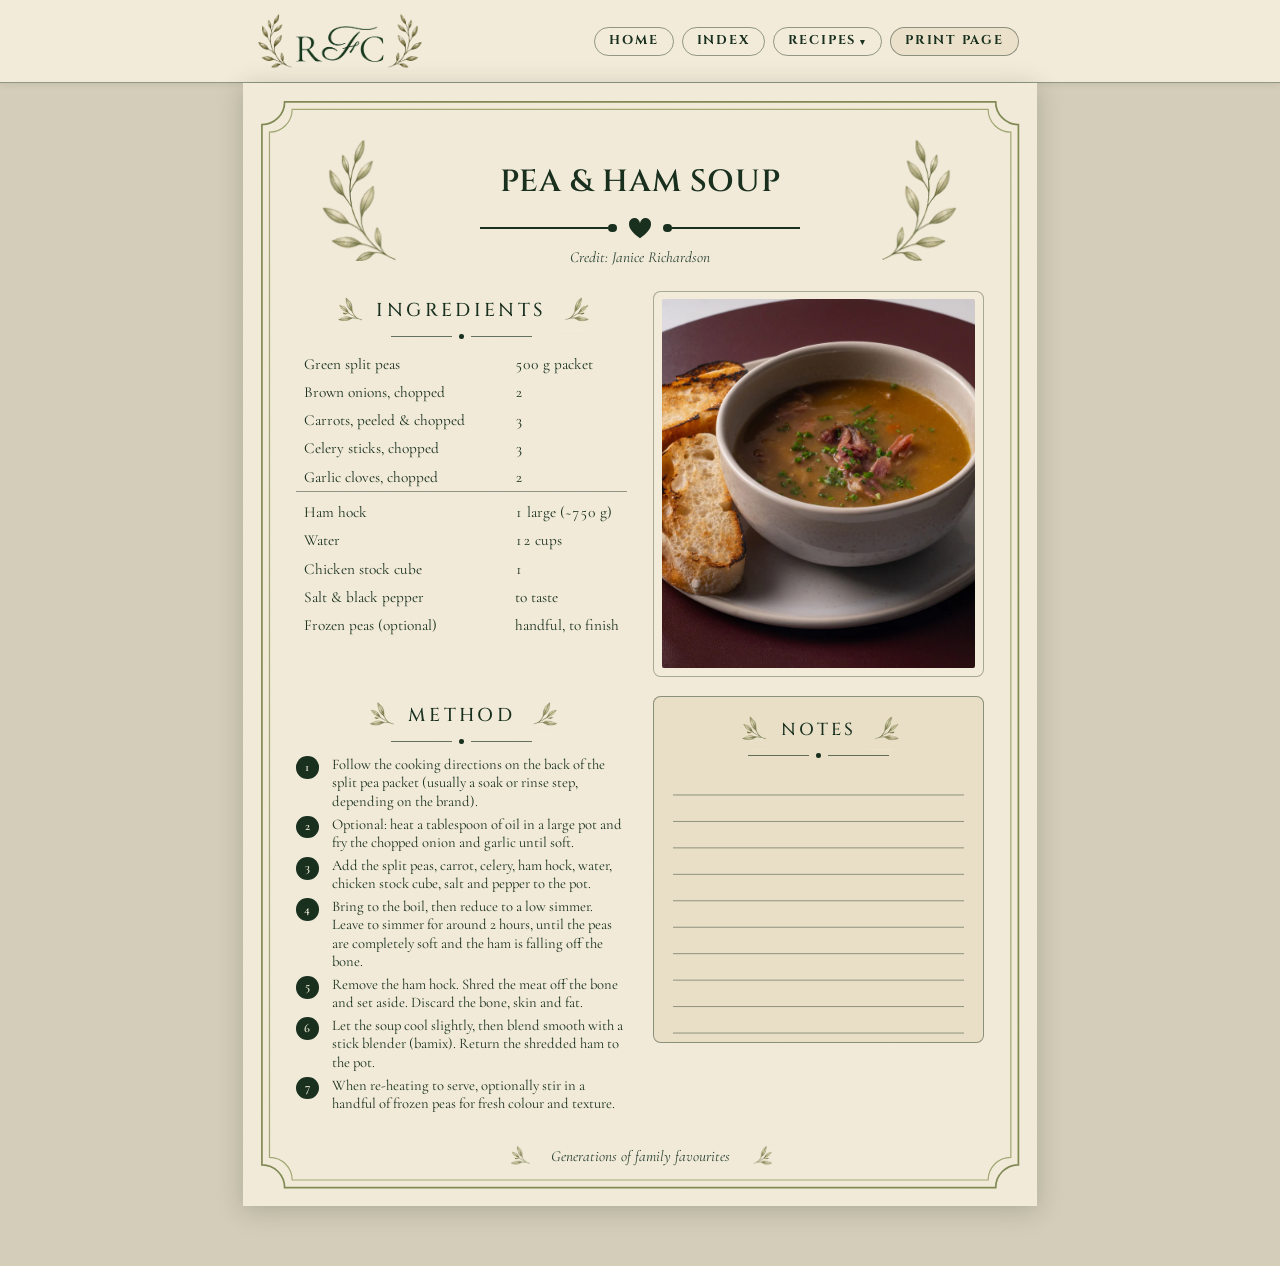
<file: recipes/pea-and-ham.html>
<!DOCTYPE html>
<html lang="en">
<head>
  <meta charset="utf-8">
  <meta name="viewport" content="width=device-width, initial-scale=1, viewport-fit=cover">
  <meta name="theme-color" content="#f3ebd9">
  <meta name="description" content="Pea & Ham Soup - a Richardson family recipe. Slow-simmered split pea soup with ham hock, blended smooth - hearty winter comfort.">
  <title>Pea &amp; Ham Soup &middot; Richardson Family Cookbook</title>
  <link rel="stylesheet" href="../assets/css/cookbook.css">
  <link rel="icon" type="image/png" sizes="32x32" href="../assets/images/favicon-32.png">
  <link rel="icon" type="image/png" sizes="192x192" href="../assets/images/favicon-192.png">
  <link rel="apple-touch-icon" href="../assets/images/favicon-192.png">
  <link rel="shortcut icon" href="../assets/images/favicon.ico">

  <script type="application/ld+json">
  {
    "@context": "https://schema.org",
    "@type": "Recipe",
    "name": "Pea & Ham Soup",
    "description": "Slow-simmered green split pea soup with ham hock, carrots, celery, onion and garlic, blended smooth.",
    "recipeYield": "Serves 6-8",
    "recipeCategory": "Soups",
    "recipeCuisine": "Australian",
    "image": "../assets/recipes-photos/pea-and-ham.png",
    "author": { "@type": "Person", "name": "Janice Richardson" },
    "recipeIngredient": [
      "500 g packet green split peas",
      "2 brown onions, roughly chopped",
      "3 carrots, peeled and chopped",
      "3 celery sticks, coarsely chopped",
      "2 garlic cloves, chopped",
      "1 large ham hock (approx 750 g)",
      "12 cups water",
      "1 chicken stock cube",
      "Ground black pepper and salt to taste",
      "Frozen peas, to finish (optional)"
    ],
    "recipeInstructions": [
      { "@type": "HowToStep", "text": "Follow the cooking directions on the back of the split pea packet (typically a soak / rinse step depending on brand)." },
      { "@type": "HowToStep", "text": "Optional: heat a tablespoon of oil in a large pot and fry the chopped onion and garlic until soft." },
      { "@type": "HowToStep", "text": "Add the split peas, carrot, celery, ham hock, water, chicken stock cube, salt and pepper to the pot." },
      { "@type": "HowToStep", "text": "Bring to the boil, then reduce to a low simmer. Leave to simmer for around 2 hours, until the peas are completely soft and the ham is falling off the bone." },
      { "@type": "HowToStep", "text": "Remove the ham hock, shred the meat off the bone and set aside. Discard the bone, skin and fat." },
      { "@type": "HowToStep", "text": "Allow the soup to cool slightly, then blend smooth with a stick blender (bamix). Return the shredded ham to the pot." },
      { "@type": "HowToStep", "text": "When re-heating to serve, optionally stir in a handful of frozen peas for fresh colour and texture." }
    ]
  }
  </script>
</head>
<body>
  <nav class="site-nav" aria-label="Site navigation">
    <div class="site-nav-inner">
      <a class="site-nav-brand" href="../index.html" aria-label="Richardson Family Cookbook home">
        <img class="nav-logo" src="../assets/images/logo.png" alt="Richardson Family Cookbook">
      </a>
      <div class="site-nav-links">
        <a class="nav-link" href="../index.html">Home</a>
        <a class="nav-link" href="../recipe-index.html">Index</a>
        <div class="nav-dropdown" data-dropdown>
          <button class="nav-link nav-dropdown-toggle" type="button" aria-haspopup="true" aria-expanded="false">
            Recipes <span class="caret" aria-hidden="true">&#9662;</span>
          </button>
          <ul class="nav-dropdown-menu" role="menu">
            <li role="none"><a role="menuitem" href="../recipes/ming-ling.html">Ali&apos;s Ming Ling <span class="menu-meta">Mains</span></a></li>
            <li role="none"><a role="menuitem" href="../recipes/yorkies.html">Amazing Yorkies <span class="menu-meta">Sides</span></a></li>
            <li role="none"><a role="menuitem" href="../recipes/chocolate-cake.html">Chocolate Cake <span class="menu-meta">Desserts</span></a></li>
            <li role="none"><a role="menuitem" href="../recipes/grans-mayo.html">Gran&apos;s Mayo <span class="menu-meta">Sauces &amp; Dressings</span></a></li>
            <li role="none"><a role="menuitem" href="../recipes/tomato-relish-2024.html">Gran&apos;s Tomato Relish <span class="menu-meta">Preserves</span></a></li>
            <li role="none"><a role="menuitem" href="../recipes/pea-and-ham.html">Pea &amp; Ham Soup <span class="menu-meta">Soups</span></a></li>
            <li role="none"><a role="menuitem" href="../recipes/apple-cake.html">Spiced Apple Cake <span class="menu-meta">Desserts</span></a></li>
          </ul>
        </div>
        <button class="nav-link nav-print" type="button" onclick="window.print()">Print page</button>
      </div>
    </div>
  </nav>

  <article class="page" role="article" aria-labelledby="recipe-title">
    <div class="page-frame" aria-hidden="true"></div>

    <header class="title-block">
      <img class="olive left"  src="../assets/images/olive-sprig-left.png"  alt="" aria-hidden="true">
      <img class="olive right" src="../assets/images/olive-sprig-right.png" alt="" aria-hidden="true">
      <h1 id="recipe-title" class="recipe-title">PEA &amp; HAM SOUP</h1>
      <div class="heart-rule" aria-hidden="true">
        <span class="dot"></span>
        <svg class="heart-glyph" width="24" height="22" viewBox="0 0 24 22" aria-hidden="true"><path d="M12 21.2 C 4.5 16, 1 11.5, 1 7 A 5.5 5.5 0 0 1 12 6.2 A 5.5 5.5 0 0 1 23 7 C 23 11.5, 19.5 16, 12 21.2 Z" fill="currentColor"/></svg>
        <span class="dot"></span>
      </div>
      <p class="recipe-subtitle"><em>Credit: Janice Richardson</em></p>
    </header>

    <div class="recipe-grid">
      <section aria-labelledby="ing-h">
        <h2 id="ing-h" class="section-header">
          <img class="mini-olive flip" src="../assets/images/section-sprig-left.png" alt="" aria-hidden="true">
          Ingredients
          <img class="mini-olive" src="../assets/images/section-sprig-right.png" alt="" aria-hidden="true">
        </h2>
        <div class="section-rule" aria-hidden="true"><span class="dot"></span></div>

        <table class="ingredients-table">
          <caption class="visually-hidden">Pea and Ham Soup ingredients</caption>
          <tbody>
            <tr><th scope="row">Green split peas</th><td class="qty">500&nbsp;g packet</td></tr>
            <tr><th scope="row">Brown onions, chopped</th><td class="qty">2</td></tr>
            <tr><th scope="row">Carrots, peeled &amp; chopped</th><td class="qty">3</td></tr>
            <tr><th scope="row">Celery sticks, chopped</th><td class="qty">3</td></tr>
            <tr><th scope="row">Garlic cloves, chopped</th><td class="qty">2</td></tr>

            <tr class="divider"><th scope="row">Ham hock</th><td class="qty">1 large (~750&nbsp;g)</td></tr>
            <tr><th scope="row">Water</th><td class="qty">12&nbsp;cups</td></tr>
            <tr><th scope="row">Chicken stock cube</th><td class="qty">1</td></tr>
            <tr><th scope="row">Salt &amp; black pepper</th><td class="qty">to taste</td></tr>
            <tr><th scope="row">Frozen peas (optional)</th><td class="qty">handful, to finish</td></tr>
          </tbody>
        </table>
      </section>

      <figure class="recipe-photo">
        <img src="../assets/recipes-photos/pea-and-ham.png" alt="A bowl of thick green pea and ham soup with chunks of ham">
      </figure>
    </div>

    <div class="recipe-grid recipe-grid-bottom">
      <section aria-labelledby="meth-h">
        <h2 id="meth-h" class="section-header">
          <img class="mini-olive flip" src="../assets/images/section-sprig-left.png" alt="" aria-hidden="true">
          Method
          <img class="mini-olive" src="../assets/images/section-sprig-right.png" alt="" aria-hidden="true">
        </h2>
        <div class="section-rule" aria-hidden="true"><span class="dot"></span></div>

        <ol class="method-list">
          <li>Follow the cooking directions on the back of the split pea packet (usually a soak or rinse step, depending on the brand).</li>
          <li>Optional: heat a tablespoon of oil in a large pot and fry the chopped onion and garlic until soft.</li>
          <li>Add the split peas, carrot, celery, ham hock, water, chicken stock cube, salt and pepper to the pot.</li>
          <li>Bring to the boil, then reduce to a low simmer. Leave to simmer for around 2 hours, until the peas are completely soft and the ham is falling off the bone.</li>
          <li>Remove the ham hock. Shred the meat off the bone and set aside. Discard the bone, skin and fat.</li>
          <li>Let the soup cool slightly, then blend smooth with a stick blender (bamix). Return the shredded ham to the pot.</li>
          <li>When re-heating to serve, optionally stir in a handful of frozen peas for fresh colour and texture.</li>
        </ol>
      </section>

      <aside class="notes-panel" aria-labelledby="notes-h">
        <h2 id="notes-h" class="section-header">
          <img class="mini-olive flip" src="../assets/images/section-sprig-left.png" alt="" aria-hidden="true">
          Notes
          <img class="mini-olive" src="../assets/images/section-sprig-right.png" alt="" aria-hidden="true">
        </h2>
        <div class="section-rule" aria-hidden="true"><span class="dot"></span></div>
        <span class="notes-lines" aria-hidden="true"></span>
      </aside>
    </div>

    <footer class="page-footer">
      <img class="footer-sprig left"  src="../assets/images/section-sprig-left.png"  alt="" aria-hidden="true">
      <span>Generations of family favourites</span>
      <img class="footer-sprig right" src="../assets/images/section-sprig-right.png" alt="" aria-hidden="true">
    </footer>

  </article>

  <script>
    (function () {
      var ddRoots = document.querySelectorAll('[data-dropdown]');
      ddRoots.forEach(function (dd) {
        var btn = dd.querySelector('.nav-dropdown-toggle');
        if (!btn) return;
        btn.addEventListener('click', function (e) {
          e.stopPropagation();
          var open = dd.classList.toggle('open');
          btn.setAttribute('aria-expanded', open ? 'true' : 'false');
        });
      });
      document.addEventListener('click', function () {
        ddRoots.forEach(function (dd) {
          dd.classList.remove('open');
          var btn = dd.querySelector('.nav-dropdown-toggle');
          if (btn) btn.setAttribute('aria-expanded', 'false');
        });
      });
    })();
  </script>
</body>
</html>
</file>
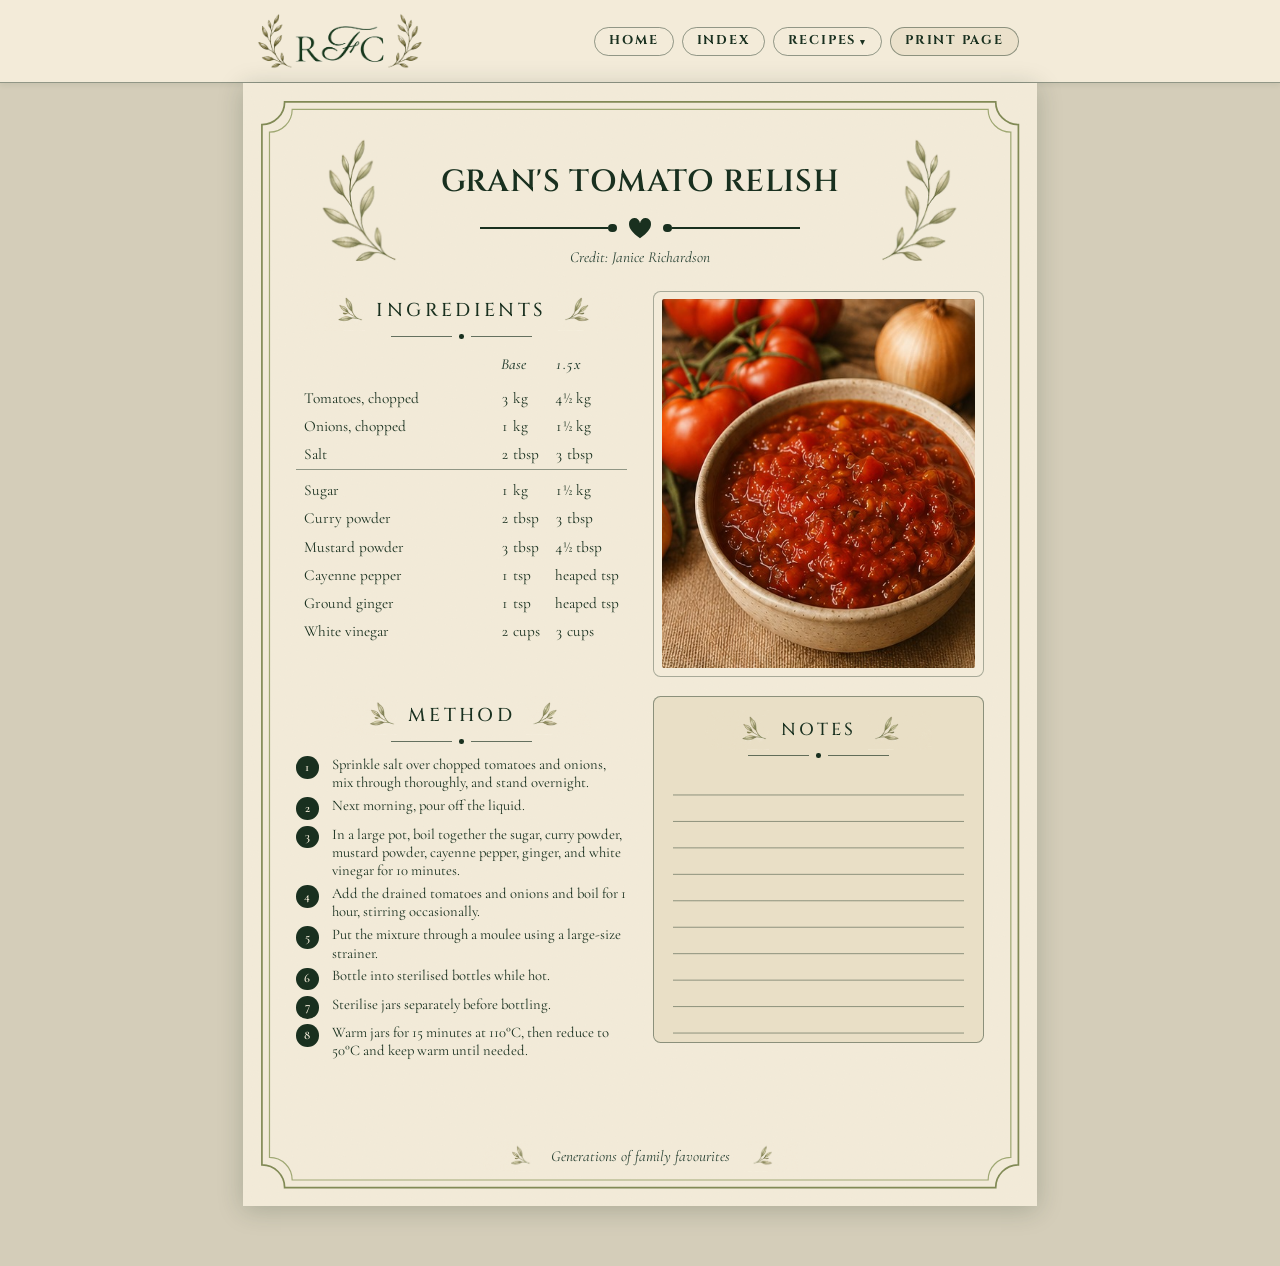
<file: recipes/tomato-relish-2024.html>
<!DOCTYPE html>
<html lang="en">
<head>
  <meta charset="utf-8">
  <meta name="viewport" content="width=device-width, initial-scale=1, viewport-fit=cover">
  <meta name="theme-color" content="#f3ebd9">
  <meta name="description" content="Gran's Tomato Relish - a Richardson family recipe. Makes approx 12 medium bottles.">
  <title>Gran&apos;s Tomato Relish &middot; Richardson Family Cookbook</title>
  <link rel="stylesheet" href="../assets/css/cookbook.css">
  <link rel="icon" type="image/png" sizes="32x32" href="../assets/images/favicon-32.png">
  <link rel="icon" type="image/png" sizes="192x192" href="../assets/images/favicon-192.png">
  <link rel="apple-touch-icon" href="../assets/images/favicon-192.png">
  <link rel="shortcut icon" href="../assets/images/favicon.ico">

  <script type="application/ld+json">
  {
    "@context": "https://schema.org",
    "@type": "Recipe",
    "name": "Gran's Tomato Relish",
    "description": "Gran's traditional Richardson family tomato relish recipe. Makes approx 12 medium bottles.",
    "recipeYield": "Approx 12 medium bottles",
    "recipeCategory": "Preserves",
    "recipeCuisine": "Australian",
    "image": "../assets/recipes-photos/tomato-relish-2024.jpg",
    "author": { "@type": "Person", "name": "Janice Richardson" },
    "recipeIngredient": [
      "3 kg tomatoes, chopped",
      "1 kg onions, chopped",
      "2 tbsp salt",
      "1 kg sugar",
      "2 tbsp curry powder",
      "3 tbsp mustard powder",
      "1 tsp cayenne pepper",
      "1 tsp ground ginger",
      "2 cups white vinegar"
    ],
    "recipeInstructions": [
      { "@type": "HowToStep", "text": "Sprinkle salt over chopped tomatoes and onions, mix through thoroughly, and stand overnight." },
      { "@type": "HowToStep", "text": "Next morning, pour off the liquid." },
      { "@type": "HowToStep", "text": "In a large pot, boil together the sugar, curry powder, mustard powder, cayenne pepper, ginger, and white vinegar for 10 minutes." },
      { "@type": "HowToStep", "text": "Add the drained tomatoes and onions and boil for 1 hour, stirring occasionally." },
      { "@type": "HowToStep", "text": "Put the mixture through a moulee using a large-size strainer." },
      { "@type": "HowToStep", "text": "Bottle into sterilised bottles while hot." },
      { "@type": "HowToStep", "text": "Sterilise jars separately before bottling." },
      { "@type": "HowToStep", "text": "Warm jars for 15 minutes at 110 degrees Celsius, then reduce to 50 degrees Celsius and keep warm until needed." }
    ]
  }
  </script>
</head>
<body>
  <nav class="site-nav" aria-label="Site navigation">
    <div class="site-nav-inner">
      <a class="site-nav-brand" href="../index.html" aria-label="Richardson Family Cookbook home">
        <img class="nav-logo" src="../assets/images/logo.png" alt="Richardson Family Cookbook">
      </a>
      <div class="site-nav-links">
        <a class="nav-link" href="../index.html">Home</a>
        <a class="nav-link" href="../recipe-index.html">Index</a>
        <div class="nav-dropdown" data-dropdown>
          <button class="nav-link nav-dropdown-toggle" type="button" aria-haspopup="true" aria-expanded="false">
            Recipes <span class="caret" aria-hidden="true">&#9662;</span>
          </button>
          <ul class="nav-dropdown-menu" role="menu">
            <li role="none"><a role="menuitem" href="../recipes/ming-ling.html">Ali&apos;s Ming Ling <span class="menu-meta">Mains</span></a></li>
            <li role="none"><a role="menuitem" href="../recipes/yorkies.html">Amazing Yorkies <span class="menu-meta">Sides</span></a></li>
            <li role="none"><a role="menuitem" href="../recipes/chocolate-cake.html">Chocolate Cake <span class="menu-meta">Desserts</span></a></li>
            <li role="none"><a role="menuitem" href="../recipes/grans-mayo.html">Gran&apos;s Mayo <span class="menu-meta">Sauces &amp; Dressings</span></a></li>
            <li role="none"><a role="menuitem" href="../recipes/tomato-relish-2024.html">Gran&apos;s Tomato Relish <span class="menu-meta">Preserves</span></a></li>
            <li role="none"><a role="menuitem" href="../recipes/pea-and-ham.html">Pea &amp; Ham Soup <span class="menu-meta">Soups</span></a></li>
            <li role="none"><a role="menuitem" href="../recipes/apple-cake.html">Spiced Apple Cake <span class="menu-meta">Desserts</span></a></li>
          </ul>
        </div>
        <button class="nav-link nav-print" type="button" onclick="window.print()">Print page</button>
      </div>
    </div>
  </nav>

  <article class="page" role="article" aria-labelledby="recipe-title">
    <div class="page-frame" aria-hidden="true"></div>

    <header class="title-block">
      <img class="olive left"  src="../assets/images/olive-sprig-left.png"  alt="" aria-hidden="true">
      <img class="olive right" src="../assets/images/olive-sprig-right.png" alt="" aria-hidden="true">
      <h1 id="recipe-title" class="recipe-title">GRAN&apos;S TOMATO RELISH</h1>
      <div class="heart-rule" aria-hidden="true">
        <span class="dot"></span>
        <svg class="heart-glyph" width="24" height="22" viewBox="0 0 24 22" aria-hidden="true"><path d="M12 21.2 C 4.5 16, 1 11.5, 1 7 A 5.5 5.5 0 0 1 12 6.2 A 5.5 5.5 0 0 1 23 7 C 23 11.5, 19.5 16, 12 21.2 Z" fill="currentColor"/></svg>
        <span class="dot"></span>
      </div>
      <p class="recipe-subtitle"><em>Credit: Janice Richardson</em></p>
    </header>

    <div class="recipe-grid">
      <section aria-labelledby="ing-h">
        <h2 id="ing-h" class="section-header">
          <img class="mini-olive flip" src="../assets/images/section-sprig-left.png" alt="" aria-hidden="true">
          Ingredients
          <img class="mini-olive" src="../assets/images/section-sprig-right.png" alt="" aria-hidden="true">
        </h2>
        <div class="section-rule" aria-hidden="true"><span class="dot"></span></div>

        <table class="ingredients-table">
          <caption class="visually-hidden">Gran's Tomato Relish ingredients</caption>
          <thead>
            <tr>
              <th scope="col"></th>
              <th scope="col" class="qty">Base</th>
              <th scope="col" class="qty">1.5x</th>
              </tr>
          </thead>
          <tbody>
            <tr><th scope="row">Tomatoes, chopped</th><td class="qty">3&nbsp;kg</td><td class="qty">4&frac12;&nbsp;kg</td></tr>
            <tr><th scope="row">Onions, chopped</th><td class="qty">1&nbsp;kg</td><td class="qty">1&frac12;&nbsp;kg</td></tr>
            <tr><th scope="row">Salt</th><td class="qty">2&nbsp;tbsp</td><td class="qty">3&nbsp;tbsp</td></tr>

            <tr class="divider"><th scope="row">Sugar</th><td class="qty">1&nbsp;kg</td><td class="qty">1&frac12;&nbsp;kg</td></tr>
            <tr><th scope="row">Curry powder</th><td class="qty">2&nbsp;tbsp</td><td class="qty">3&nbsp;tbsp</td></tr>
            <tr><th scope="row">Mustard powder</th><td class="qty">3&nbsp;tbsp</td><td class="qty">4&frac12;&nbsp;tbsp</td></tr>
            <tr><th scope="row">Cayenne pepper</th><td class="qty">1&nbsp;tsp</td><td class="qty">heaped tsp</td></tr>
            <tr><th scope="row">Ground ginger</th><td class="qty">1&nbsp;tsp</td><td class="qty">heaped tsp</td></tr>
            <tr><th scope="row">White vinegar</th><td class="qty">2&nbsp;cups</td><td class="qty">3&nbsp;cups</td></tr>
          </tbody>
        </table>
      </section>

      <figure class="recipe-photo">
        <img src="../assets/recipes-photos/tomato-relish-2024.jpg" alt="A bowl of finished tomato relish next to fresh tomatoes and an onion">
      </figure>
    </div>

    <div class="recipe-grid recipe-grid-bottom">
      <section aria-labelledby="meth-h">
        <h2 id="meth-h" class="section-header">
          <img class="mini-olive flip" src="../assets/images/section-sprig-left.png" alt="" aria-hidden="true">
          Method
          <img class="mini-olive" src="../assets/images/section-sprig-right.png" alt="" aria-hidden="true">
        </h2>
        <div class="section-rule" aria-hidden="true"><span class="dot"></span></div>

        <ol class="method-list">
          <li>Sprinkle salt over chopped tomatoes and onions, mix through thoroughly, and stand overnight.</li>
          <li>Next morning, pour off the liquid.</li>
          <li>In a large pot, boil together the sugar, curry powder, mustard powder, cayenne pepper, ginger, and white vinegar for 10 minutes.</li>
          <li>Add the drained tomatoes and onions and boil for 1 hour, stirring occasionally.</li>
          <li>Put the mixture through a moulee using a large-size strainer.</li>
          <li>Bottle into sterilised bottles while hot.</li>
          <li>Sterilise jars separately before bottling.</li>
          <li>Warm jars for 15 minutes at 110&deg;C, then reduce to 50&deg;C and keep warm until needed.</li>
        </ol>
      </section>

      <aside class="notes-panel" aria-labelledby="notes-h">
        <h2 id="notes-h" class="section-header">
          <img class="mini-olive flip" src="../assets/images/section-sprig-left.png" alt="" aria-hidden="true">
          Notes
          <img class="mini-olive" src="../assets/images/section-sprig-right.png" alt="" aria-hidden="true">
        </h2>
        <div class="section-rule" aria-hidden="true"><span class="dot"></span></div>
        <span class="notes-lines" aria-hidden="true"></span>
      </aside>
    </div>

    <footer class="page-footer">
      <img class="footer-sprig left"  src="../assets/images/section-sprig-left.png"  alt="" aria-hidden="true">
      <span>Generations of family favourites</span>
      <img class="footer-sprig right" src="../assets/images/section-sprig-right.png" alt="" aria-hidden="true">
    </footer>

  </article>

  <script>
    (function () {
      var ddRoots = document.querySelectorAll('[data-dropdown]');
      ddRoots.forEach(function (dd) {
        var btn = dd.querySelector('.nav-dropdown-toggle');
        if (!btn) return;
        btn.addEventListener('click', function (e) {
          e.stopPropagation();
          var open = dd.classList.toggle('open');
          btn.setAttribute('aria-expanded', open ? 'true' : 'false');
        });
      });
      document.addEventListener('click', function () {
        ddRoots.forEach(function (dd) {
          dd.classList.remove('open');
          var btn = dd.querySelector('.nav-dropdown-toggle');
          if (btn) btn.setAttribute('aria-expanded', 'false');
        });
      });
    })();
  </script>
</body>
</html>
</file>
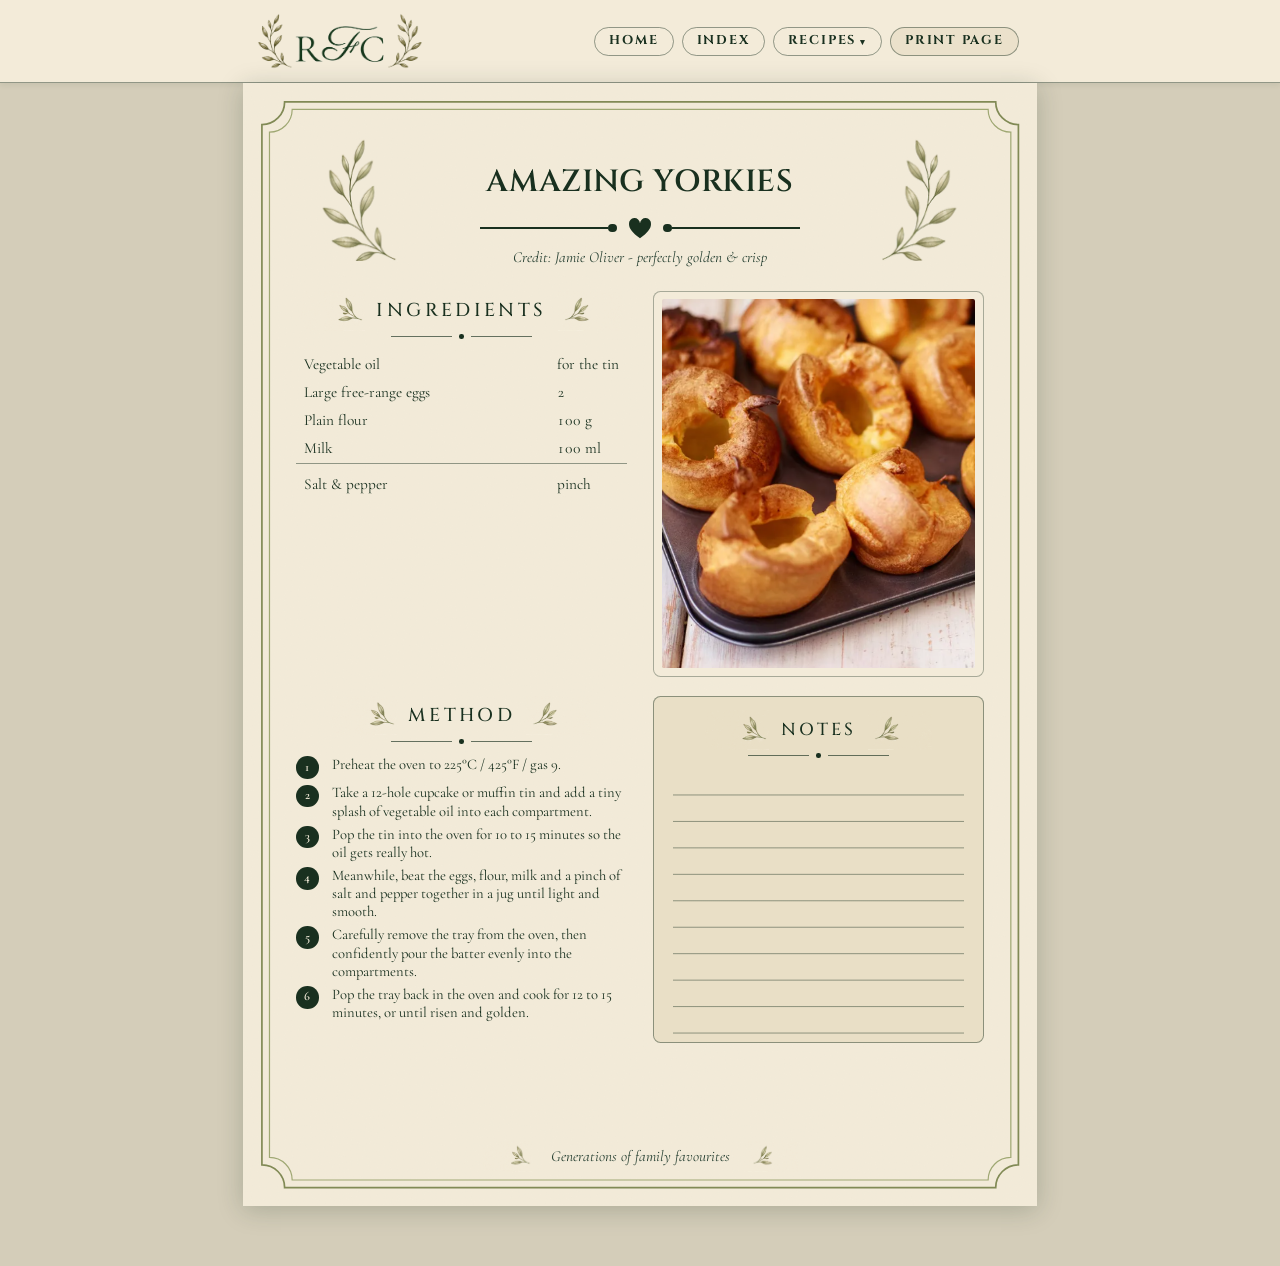
<file: recipes/yorkies.html>
<!DOCTYPE html>
<html lang="en">
<head>
  <meta charset="utf-8">
  <meta name="viewport" content="width=device-width, initial-scale=1, viewport-fit=cover">
  <meta name="theme-color" content="#f3ebd9">
  <meta name="description" content="Amazing Yorkies - perfectly golden and crisp Yorkshire puddings. Easy 4-ingredient recipe from Jamie Oliver, in the Richardson Family Cookbook.">
  <title>Amazing Yorkies &middot; Richardson Family Cookbook</title>
  <link rel="stylesheet" href="../assets/css/cookbook.css">
  <link rel="icon" type="image/png" sizes="32x32" href="../assets/images/favicon-32.png">
  <link rel="icon" type="image/png" sizes="192x192" href="../assets/images/favicon-192.png">
  <link rel="apple-touch-icon" href="../assets/images/favicon-192.png">
  <link rel="shortcut icon" href="../assets/images/favicon.ico">

  <script type="application/ld+json">
  {
    "@context": "https://schema.org",
    "@type": "Recipe",
    "name": "Amazing Yorkies",
    "description": "Perfectly golden and crisp Yorkshire puddings - a simple 4-ingredient batter that always rises.",
    "recipeYield": "Makes 12",
    "recipeCategory": "Sides",
    "recipeCuisine": "British",
    "image": "../assets/recipes-photos/yorkies.png",
    "author": { "@type": "Person", "name": "Jamie Oliver" },
    "recipeIngredient": [
      "Vegetable oil",
      "2 large free-range eggs",
      "100 g plain flour",
      "100 ml milk",
      "Pinch of salt and pepper"
    ],
    "recipeInstructions": [
      { "@type": "HowToStep", "text": "Preheat the oven to 225 degrees C / 425 degrees F / gas 9." },
      { "@type": "HowToStep", "text": "Take a 12-hole cupcake or muffin tin and add a tiny splash of vegetable oil into each compartment." },
      { "@type": "HowToStep", "text": "Pop the tin into the oven for 10 to 15 minutes so the oil gets really hot." },
      { "@type": "HowToStep", "text": "Meanwhile, beat the eggs, flour, milk and a pinch of salt and pepper together in a jug until light and smooth." },
      { "@type": "HowToStep", "text": "Carefully remove the tray from the oven, then confidently pour the batter evenly into the compartments." },
      { "@type": "HowToStep", "text": "Pop the tray back in the oven and cook for 12 to 15 minutes, or until risen and golden." }
    ]
  }
  </script>
</head>
<body>
  <nav class="site-nav" aria-label="Site navigation">
    <div class="site-nav-inner">
      <a class="site-nav-brand" href="../index.html" aria-label="Richardson Family Cookbook home">
        <img class="nav-logo" src="../assets/images/logo.png" alt="Richardson Family Cookbook">
      </a>
      <div class="site-nav-links">
        <a class="nav-link" href="../index.html">Home</a>
        <a class="nav-link" href="../recipe-index.html">Index</a>
        <div class="nav-dropdown" data-dropdown>
          <button class="nav-link nav-dropdown-toggle" type="button" aria-haspopup="true" aria-expanded="false">
            Recipes <span class="caret" aria-hidden="true">&#9662;</span>
          </button>
          <ul class="nav-dropdown-menu" role="menu">
            <li role="none"><a role="menuitem" href="../recipes/ming-ling.html">Ali&apos;s Ming Ling <span class="menu-meta">Mains</span></a></li>
            <li role="none"><a role="menuitem" href="../recipes/yorkies.html">Amazing Yorkies <span class="menu-meta">Sides</span></a></li>
            <li role="none"><a role="menuitem" href="../recipes/chocolate-cake.html">Chocolate Cake <span class="menu-meta">Desserts</span></a></li>
            <li role="none"><a role="menuitem" href="../recipes/grans-mayo.html">Gran&apos;s Mayo <span class="menu-meta">Sauces &amp; Dressings</span></a></li>
            <li role="none"><a role="menuitem" href="../recipes/tomato-relish-2024.html">Gran&apos;s Tomato Relish <span class="menu-meta">Preserves</span></a></li>
            <li role="none"><a role="menuitem" href="../recipes/pea-and-ham.html">Pea &amp; Ham Soup <span class="menu-meta">Soups</span></a></li>
            <li role="none"><a role="menuitem" href="../recipes/apple-cake.html">Spiced Apple Cake <span class="menu-meta">Desserts</span></a></li>
          </ul>
        </div>
        <button class="nav-link nav-print" type="button" onclick="window.print()">Print page</button>
      </div>
    </div>
  </nav>

  <article class="page" role="article" aria-labelledby="recipe-title">
    <div class="page-frame" aria-hidden="true"></div>

    <header class="title-block">
      <img class="olive left"  src="../assets/images/olive-sprig-left.png"  alt="" aria-hidden="true">
      <img class="olive right" src="../assets/images/olive-sprig-right.png" alt="" aria-hidden="true">
      <h1 id="recipe-title" class="recipe-title">AMAZING YORKIES</h1>
      <div class="heart-rule" aria-hidden="true">
        <span class="dot"></span>
        <svg class="heart-glyph" width="24" height="22" viewBox="0 0 24 22" aria-hidden="true"><path d="M12 21.2 C 4.5 16, 1 11.5, 1 7 A 5.5 5.5 0 0 1 12 6.2 A 5.5 5.5 0 0 1 23 7 C 23 11.5, 19.5 16, 12 21.2 Z" fill="currentColor"/></svg>
        <span class="dot"></span>
      </div>
      <p class="recipe-subtitle"><em>Credit: Jamie Oliver - perfectly golden &amp; crisp</em></p>
    </header>

    <div class="recipe-grid">
      <section aria-labelledby="ing-h">
        <h2 id="ing-h" class="section-header">
          <img class="mini-olive flip" src="../assets/images/section-sprig-left.png" alt="" aria-hidden="true">
          Ingredients
          <img class="mini-olive" src="../assets/images/section-sprig-right.png" alt="" aria-hidden="true">
        </h2>
        <div class="section-rule" aria-hidden="true"><span class="dot"></span></div>

        <table class="ingredients-table">
          <caption class="visually-hidden">Amazing Yorkies ingredients</caption>
          
          <tbody>
            <tr><th scope="row">Vegetable oil</th><td class="qty">for the tin</td></tr>
            <tr><th scope="row">Large free-range eggs</th><td class="qty">2</td></tr>
            <tr><th scope="row">Plain flour</th><td class="qty">100&nbsp;g</td></tr>
            <tr><th scope="row">Milk</th><td class="qty">100&nbsp;ml</td></tr>

            <tr class="divider"><th scope="row">Salt &amp; pepper</th><td class="qty">pinch</td></tr>
          </tbody>
        </table>
      </section>

      <figure class="recipe-photo">
        <img src="../assets/recipes-photos/yorkies.png" alt="A tray of golden risen Yorkshire puddings fresh from the oven">
      </figure>
    </div>

    <div class="recipe-grid recipe-grid-bottom">
      <section aria-labelledby="meth-h">
        <h2 id="meth-h" class="section-header">
          <img class="mini-olive flip" src="../assets/images/section-sprig-left.png" alt="" aria-hidden="true">
          Method
          <img class="mini-olive" src="../assets/images/section-sprig-right.png" alt="" aria-hidden="true">
        </h2>
        <div class="section-rule" aria-hidden="true"><span class="dot"></span></div>

        <ol class="method-list">
          <li>Preheat the oven to 225&deg;C / 425&deg;F / gas&nbsp;9.</li>
          <li>Take a 12-hole cupcake or muffin tin and add a tiny splash of vegetable oil into each compartment.</li>
          <li>Pop the tin into the oven for 10 to 15 minutes so the oil gets really hot.</li>
          <li>Meanwhile, beat the eggs, flour, milk and a pinch of salt and pepper together in a jug until light and smooth.</li>
          <li>Carefully remove the tray from the oven, then confidently pour the batter evenly into the compartments.</li>
          <li>Pop the tray back in the oven and cook for 12 to 15 minutes, or until risen and golden.</li>
        </ol>
      </section>

      <aside class="notes-panel" aria-labelledby="notes-h">
        <h2 id="notes-h" class="section-header">
          <img class="mini-olive flip" src="../assets/images/section-sprig-left.png" alt="" aria-hidden="true">
          Notes
          <img class="mini-olive" src="../assets/images/section-sprig-right.png" alt="" aria-hidden="true">
        </h2>
        <div class="section-rule" aria-hidden="true"><span class="dot"></span></div>
        <span class="notes-lines" aria-hidden="true"></span>
      </aside>
    </div>

    <footer class="page-footer">
      <img class="footer-sprig left"  src="../assets/images/section-sprig-left.png"  alt="" aria-hidden="true">
      <span>Generations of family favourites</span>
      <img class="footer-sprig right" src="../assets/images/section-sprig-right.png" alt="" aria-hidden="true">
    </footer>

  </article>

  <script>
    (function () {
      var ddRoots = document.querySelectorAll('[data-dropdown]');
      ddRoots.forEach(function (dd) {
        var btn = dd.querySelector('.nav-dropdown-toggle');
        if (!btn) return;
        btn.addEventListener('click', function (e) {
          e.stopPropagation();
          var open = dd.classList.toggle('open');
          btn.setAttribute('aria-expanded', open ? 'true' : 'false');
        });
      });
      document.addEventListener('click', function () {
        ddRoots.forEach(function (dd) {
          dd.classList.remove('open');
          var btn = dd.querySelector('.nav-dropdown-toggle');
          if (btn) btn.setAttribute('aria-expanded', 'false');
        });
      });
    })();
  </script>
</body>
</html>
</file>
<file: assets/css/cookbook.css>
/* ==========================================================================
   Richardson Family Cookbook - shared stylesheet (A4 + responsive)
   ========================================================================== */

@import url('https://fonts.googleapis.com/css2?family=Cinzel:wght@400;500;600;700&family=Cormorant+Garamond:ital,wght@0,400;0,500;0,600;0,700;1,400;1,500&family=Allura&family=Pinyon+Script&family=Great+Vibes&family=Parisienne&display=swap');

:root {
  --paper: #f3ebd9;
  --paper-deep: #ebe1cb;
  --ink: #19301f;
  --ink-soft: #294234;
  --ink-faint: rgba(25, 48, 31, 0.45);
  --rule: rgba(25, 48, 31, 0.65);
  --note-bg: #e9dfc6;
  --shadow: 0 4px 24px rgba(25, 48, 31, 0.22);
  --serif-display: 'Cinzel', 'Cormorant Garamond', Georgia, serif;
  --serif-body: 'Cormorant Garamond', Georgia, 'Times New Roman', serif;
  --script: 'Parisienne', 'Great Vibes', 'Pinyon Script', 'Allura', 'Cormorant Garamond', cursive;
  --page-w: 210mm;
  --page-h: 297mm;
  --page-pad: 14mm;
}

@page { size: A4; margin: 0; }
* { box-sizing: border-box; }

html, body {
  margin: 0;
  padding: 0;
  background: #d4cdb9;
  color: var(--ink);
  font-family: var(--serif-body);
  font-size: 11pt;
  line-height: 1.4;
  -webkit-font-smoothing: antialiased;
  text-rendering: optimizeLegibility;
}
a { color: var(--ink); text-decoration: none; border-bottom: 1px solid var(--ink-faint); }
a:hover { border-bottom-color: var(--ink); }
.visually-hidden { position: absolute; width: 1px; height: 1px; padding: 0; margin: -1px; overflow: hidden; clip: rect(0,0,0,0); white-space: nowrap; border: 0; }
.ingredients-table tbody th { font-weight: 400; text-align: left; font-style: normal; color: var(--ink); }

/* ===== Site navigation bar ===== */
.site-nav { background: var(--paper); border-bottom: 1px solid var(--ink-faint); box-shadow: 0 2px 6px rgba(25,48,31,0.08); font-family: var(--serif-display); }
.site-nav-inner { max-width: 210mm; margin: 0 auto; padding: 13px 0; display: flex; align-items: center; justify-content: space-between; gap: 16px; }
.site-nav-brand { display: flex; align-items: center; border-bottom: none; flex-shrink: 0; margin-left: 14px; }
.site-nav-brand .nav-logo { display: block; height: 56px; width: auto; max-width: 100%; }
.site-nav-links { display: flex; align-items: center; gap: 8px; flex-shrink: 0; margin-right: 18px; align-self: flex-end; margin-bottom: 13px; }
.site-nav a.nav-link, .site-nav button.nav-link {
  font-family: var(--serif-display); font-weight: 700; font-size: 12.8px; letter-spacing: 0.14em; text-transform: uppercase; color: var(--ink);
  background: transparent; border: 1px solid var(--ink-faint); border-radius: 999px; padding: 7px 14px; cursor: pointer; line-height: 1;
  white-space: nowrap;
}
.site-nav a.nav-link:hover, .site-nav button.nav-link:hover { border-color: var(--ink-faint); background: var(--paper-deep); }
.site-nav button.nav-print { border-color: var(--ink-faint); background: var(--paper-deep); }
.site-nav button.nav-print:hover { border-color: var(--ink); background: var(--note-bg); }

/* Dropdown */
.nav-dropdown { position: relative; }
.nav-dropdown-toggle { display: inline-flex; align-items: center; gap: 4px; }
.nav-dropdown-toggle .caret { font-size: 9px; margin-top: 1px; }
.nav-dropdown-menu {
  position: absolute; top: calc(100% + 6px); right: 0;
  background: var(--paper); border: 1px solid var(--ink-faint); border-radius: 10px;
  list-style: none; padding: 6px 0; margin: 0; min-width: 240px;
  max-height: 70vh; overflow-y: auto;
  box-shadow: 0 8px 24px rgba(25,48,31,0.18); z-index: 200;
  opacity: 0; visibility: hidden; transform: translateY(-4px);
  transition: opacity 0.15s ease, transform 0.15s ease, visibility 0.15s;
}
.nav-dropdown:hover .nav-dropdown-menu,
.nav-dropdown.open .nav-dropdown-menu,
.nav-dropdown:focus-within .nav-dropdown-menu { opacity: 1; visibility: visible; transform: translateY(0); }
.nav-dropdown-menu li { margin: 0; padding: 0; }
.nav-dropdown-menu a { display: block; padding: 8px 16px; font-family: var(--serif-body); font-size: 15px; font-weight: 600; letter-spacing: 0; text-transform: none; color: var(--ink); border-bottom: none; }
.nav-dropdown-menu a:hover { background: var(--paper-deep); }
.nav-dropdown-menu .menu-meta { font-style: italic; font-weight: 500; color: var(--ink-soft); font-size: 13px; margin-left: 8px; }

/* ===== A4 page frame ===== */
.page, .cover {
  position: relative; z-index: 1;
  width: var(--page-w); height: var(--page-h);
  margin: 0 auto; padding: var(--page-pad);
  background: var(--paper); overflow: hidden;
}
.cover { height: auto; min-height: var(--page-h); }

@media screen {
  body { padding: 0 0 8mm; }
  .page, .cover { margin-bottom: 8mm; box-shadow: var(--shadow); }
}

.page::before, .cover::before {
  content: ""; position: absolute; inset: 0; pointer-events: none; z-index: 0;
  background-image: url("data:image/svg+xml;utf8,<svg xmlns='http://www.w3.org/2000/svg' width='220' height='220'><filter id='n'><feTurbulence type='fractalNoise' baseFrequency='0.85' numOctaves='2' stitchTiles='stitch'/><feColorMatrix values='0 0 0 0 0.17  0 0 0 0 0.28  0 0 0 0 0.21  0 0 0 0.05 0'/></filter><rect width='100%25' height='100%25' filter='url(%23n)'/></svg>");
  opacity: 0.4;
}

.page-frame { position: absolute; inset: 0; pointer-events: none; z-index: 5;
  background-image: url("../images/page-frame.svg");
  background-repeat: no-repeat; background-size: 100% 100%;
}

.page > *, .cover > * { position: relative; z-index: 2; }
.page > .page-frame, .cover > .page-frame { position: absolute; z-index: 5; }
.page > .page-footer, .cover > .page-footer { position: absolute; }

/* ===== Cover page typography ===== */
.cover-title { text-align: center; padding-top: 0; margin-top: -4mm; transform: scale(0.9); transform-origin: top center; }
.cover-arc {
  display: block;
  width: 100%;
  max-width: 175mm;
  height: 50mm;
  margin: 0 auto;
}
.script-wrap {
  position: relative;
  display: flex; align-items: center; justify-content: center;
  gap: 9mm; margin: -15mm 0 -10mm;
}
.script-wrap .olive { width: 36mm; height: auto; opacity: 0.95; flex-shrink: 0; transform: translateY(-8mm); }
.family-script { font-family: var(--script); font-size: 113pt; color: var(--ink); line-height: 1; margin: 0; }
.cover-suffix { font-family: var(--serif-display); font-weight: 500; font-size: 50pt; letter-spacing: 0.15em; margin: 10mm 0 0; color: var(--ink); line-height: 1.1; }
.cover-tagline { font-family: var(--serif-body); font-style: italic; font-size: 13pt; color: var(--ink-soft); margin: 3mm 0 0; }

/* Cover family photo - positioned absolutely so its edges sit exactly
   on the outer page-frame line (5mm from .cover edge). Anything past the
   frame is therefore NOT photo - it is the cream paper of the .cover
   underneath, so nothing leaks outside the frame. The page-frame layer
   (z-index 5) draws ON TOP of the photo edges. */
.cover-photo {
  position: absolute;
  left: 7mm;
  right: 7mm;
  bottom: 7mm;
  top: 130mm;
  margin: 0;
  padding: 0;
  border: 0;
  background: transparent;
  overflow: hidden;
  z-index: 2;
  /* Clip the container to a rect with concave 6mm corners (same geometry as the
     page-frame inner line). 1mm = 3.7795px. Container is 196mm x 160mm = 740.79 x 604.72 px.
     6mm radius = 22.68 px. Sweep-flag 0 + small-arc gives concave corners that curve
     inward into the rect, matching the page-frame's inner concave arcs. */
  clip-path: path('M 0 0 L 740.79 0 L 740.79 582.04 A 22.68 22.68 0 0 0 718.11 604.72 L 22.68 604.72 A 22.68 22.68 0 0 0 0 582.04 L 0 0 Z');
}
.cover-photo img {
  display: block;
  width: 100%;
  height: 100%;
  object-fit: cover;
  object-position: 50% 50%;
}
/* Corner cuts are handled by clip-path on .cover-photo above. */
/* Top fade is baked into the photo image itself (alpha gradient in the PNG). */
.home-cover { padding-bottom: 0; }

/* Cover tagline with flanking sprigs (sits inside the title block) */
.cover-tagline-row {
  display: flex;
  align-items: center;
  justify-content: center;
  gap: 6mm;
  margin: 1mm 0 0;
}
.cover-tagline-row .footer-sprig { width: 25mm; height: auto; opacity: 0.9; }
.cover-tagline-row .cover-tagline { margin: 0; font-family: var(--serif-body); font-style: italic; font-size: 25pt; color: var(--ink-soft); }

/* ===== Title block (recipe pages) ===== */
.title-block { position: relative; text-align: center; margin-bottom: 3mm; padding-top: 1mm; min-height: 38mm; }
.title-block .olive { position: absolute; top: -2mm; width: 26mm; opacity: 0.95; pointer-events: none; }
.title-block .olive.left { left: 1mm; }
.title-block .olive.right { right: 1mm; }
.recipe-title { font-family: var(--serif-display); font-weight: 600; font-size: 23pt; letter-spacing: 0.02em; color: var(--ink); margin: 7mm 0 0; line-height: 1.05; position: relative; z-index: 2; }
.recipe-subtitle { font-family: var(--serif-body); font-style: italic; font-size: 11.5pt; color: var(--ink-soft); max-width: 130mm; margin: 2mm auto 0; line-height: 1.35; }

.heart-rule { display: flex; align-items: center; justify-content: center; gap: 0; margin: 5mm 0 1mm; color: var(--ink); }
.heart-rule::before, .heart-rule::after { content: ""; display: block; width: 34mm; height: 2px; background: var(--ink); }
.heart-rule .dot { width: 2.2mm; height: 2.2mm; background: var(--ink); border-radius: 50%; }
.heart-rule .dot:first-of-type { margin-right: 3mm; }
.heart-rule .dot:last-of-type { margin-left: 3mm; }

/* ===== Section headers ===== */
.section-header { display: flex; align-items: center; justify-content: center; gap: 3mm; font-family: var(--serif-display); font-weight: 500; letter-spacing: 0.18em; font-size: 14pt; color: var(--ink); margin: 0 0 1mm; text-transform: uppercase; }
.section-header .mini-olive { width: 17mm; height: auto; opacity: 0.9; }
.section-header .mini-olive.flip { transform: none; }
.section-rule { display: flex; align-items: center; justify-content: center; gap: 2mm; margin: 0 0 3mm; }
.section-rule::before, .section-rule::after { content: ""; display: block; width: 16mm; height: 1px; background: var(--rule); }
.section-rule .dot { width: 1.2mm; height: 1.2mm; background: var(--ink); border-radius: 50%; }

/* ===== Recipe body grid ===== */
.recipe-grid {
  display: grid;
  grid-template-columns: minmax(0, 1fr) minmax(0, 1fr);
  gap: 7mm;
  margin-top: 2mm;
  align-items: start;
}
.recipe-grid-bottom { margin-top: 5mm; }
.recipe-grid > section, .recipe-grid > .recipe-photo, .recipe-grid > .notes-panel { min-width: 0; max-width: 100%; }

/* Ingredients table */
.ingredients-table { width: 100%; border-collapse: collapse; font-size: 11.5pt; }
.ingredients-table th, .ingredients-table td { padding: 0.9mm 2mm; vertical-align: top; text-align: left; }
.ingredients-table thead th { font-weight: 500; color: var(--ink-soft); font-style: italic; padding-bottom: 2.5mm; }
.ingredients-table .qty { text-align: left; white-space: nowrap; width: 14mm; font-variant-numeric: tabular-nums; }
.ingredients-table tr.divider th, .ingredients-table tr.divider td { border-top: 1px solid var(--ink-faint); padding-top: 2.5mm; }
.ingredients-table tr.divider + tr th, .ingredients-table tr.divider + tr td { padding-top: 1mm; }

/* Photo */
.recipe-photo {
  position: relative; display: block;
  width: 100%; max-width: 100%; margin: 0;
  padding: 2mm; background: var(--paper);
  border: 1px solid rgba(25,48,31,0.35);
  border-radius: 2mm;
  align-self: start;
  aspect-ratio: 437 / 510;
  box-sizing: border-box;
  overflow: hidden;
}
.recipe-photo img { display: block; width: 100%; height: 100%; object-fit: cover; border-radius: 0.5mm; }
.recipe-photo.placeholder { display: flex; align-items: center; justify-content: center; font-style: italic; color: var(--ink-faint); font-size: 10pt; text-align: center; padding: 4mm; background: var(--paper-deep); }

/* Method */
.method-list { list-style: none; padding: 0; margin: 0; counter-reset: step; }
.method-list li { display: grid; grid-template-columns: 7mm 1fr; gap: 2.5mm; align-items: start; margin-bottom: 1.2mm; font-size: 11pt; line-height: 1.25; }
.method-list li::before { counter-increment: step; content: counter(step); display: flex; align-items: center; justify-content: center; width: 6mm; height: 6mm; border-radius: 50%; background: var(--ink); color: var(--paper); font-family: var(--serif-body); font-weight: 600; font-size: 9.5pt; margin-top: 0.3mm; }

/* Notes panel */
.notes-panel { background: var(--note-bg); border: 1px solid var(--ink-faint); border-radius: 2mm; padding: 3.5mm 5mm 4mm; height: 92mm; display: flex; flex-direction: column; }
.notes-panel .section-header { margin: 0 0 1mm; font-size: 13pt; }
.notes-panel .section-rule { margin: 0 0 3mm; }
.notes-lines { display: block; flex: 1; background-image: linear-gradient(to bottom, transparent calc(7mm - 1px), var(--ink-faint) calc(7mm - 1px), var(--ink-faint) 7mm, transparent 7mm); background-size: 100% 7mm; min-height: 70mm; }

/* Footer */
.page-footer {
  position: absolute; left: 0; right: 0; bottom: 9mm;
  text-align: center; font-style: italic; color: var(--ink-soft); font-size: 11.5pt;
  padding: 0 14mm; z-index: 2;
  display: flex; align-items: center; justify-content: center; gap: 5mm;
}
.page-footer .footer-sprig { width: 13mm; height: auto; opacity: 0.9; }

/* ===== Recipe Index page ===== */
.index-page { padding: 16mm 18mm; }
.index-header { text-align: center; margin-bottom: 10mm; }
.index-title { font-family: var(--serif-display); font-weight: 600; font-size: 32pt; letter-spacing: 0.06em; color: var(--ink); margin: 0 0 4mm; }
.index-lead { font-family: var(--serif-body); font-style: italic; color: var(--ink-soft); font-size: 13pt; margin: 0; }
.index-category { margin-top: 10mm; }
.index-category-heading { font-family: var(--serif-display); font-weight: 500; letter-spacing: 0.18em; font-size: 13pt; color: var(--ink); text-transform: uppercase; margin: 0 0 4mm; display: flex; align-items: center; justify-content: center; gap: 3mm; }
.index-category-heading .mini-olive { width: 17mm; opacity: 0.9; }
.index-list { list-style: none; padding: 0; margin: 0; }
.index-list li { display: grid; grid-template-columns: 1fr auto; gap: 8mm; align-items: baseline; padding: 3.5mm 0; border-bottom: 1px dotted var(--ink-faint); }
.index-list li:last-child { border-bottom: none; }
.index-list a { font-size: 13.5pt; color: var(--ink); border-bottom: none; }
.index-list a:hover { color: var(--ink-soft); }
.index-list .index-desc { display: block; font-style: italic; color: var(--ink-soft); font-size: 10.5pt; margin-top: 1mm; }
.index-list .index-yield { font-style: italic; color: var(--ink-soft); font-size: 11pt; white-space: nowrap; }

/* ===== Mobile ===== */
@media screen and (max-width: 820px) {
  html, body { font-size: 16px; background: var(--paper); overflow-x: hidden; }
  body { padding: 0; }
  /* Nav: logo on its own row, then the 3 buttons in a tidy row underneath.
     Print Page is hidden on mobile (it's a desktop-only convenience). */
  .site-nav-inner { padding: 10px 12px; flex-wrap: wrap; gap: 8px; justify-content: center; }
  .site-nav-brand { margin-left: 0; min-width: 0; flex-shrink: 1; flex-basis: 100%; justify-content: center; margin-bottom: 4px; }
  .site-nav-brand .nav-logo { height: 44px; }
  .site-nav-links { margin: 0; row-gap: 6px; flex-shrink: 1; align-self: center; flex-wrap: nowrap; justify-content: center; }
  .site-nav a.nav-link, .site-nav button.nav-link {
    font-size: 11.5px; padding: 10px 14px; letter-spacing: 0.08em;
    min-height: 40px; display: inline-flex; align-items: center;
  }
  .site-nav button.nav-print { display: none; }
  .nav-dropdown-menu { right: auto; left: 50%; transform: translate(-50%, -4px); min-width: 220px; max-width: calc(100vw - 24px); }
  .nav-dropdown:hover .nav-dropdown-menu,
  .nav-dropdown.open .nav-dropdown-menu,
  .nav-dropdown:focus-within .nav-dropdown-menu { transform: translate(-50%, 0); }
  .nav-dropdown-menu a { padding: 12px 16px; min-height: 44px; display: flex; align-items: center; }
  /* Page frame is an A4-sized SVG - hides ugliness when stretched to a tall mobile aspect.
     Drop it on mobile and use a simple paper border + rounded corners instead. */
  .page-frame { display: none; }
  .page, .cover { border: 1px solid rgba(110, 122, 63, 0.4); border-radius: 8px; }
  /* Notes / footer breathing room so footer doesn't crowd the bottom border */
  .page > .page-footer, .cover > .page-footer { position: static; }
  .page, .cover { width: 100%; max-width: 600px; height: auto; min-height: 0; padding: 24px 18px 28px; margin: 0 auto; box-shadow: none; overflow: visible; }
  .page-frame { inset: 6px; }
  .title-block { min-height: 0; padding-top: 0; margin-bottom: 14px; }
  .title-block .olive { width: 18mm; top: 6px; }
  .title-block .olive.left { left: 4px; }
  .title-block .olive.right { right: 4px; }
  .recipe-title { font-size: 22px; margin-top: 32px; padding: 0 60px; line-height: 1.15; }
  .recipe-subtitle { font-size: 14px; max-width: 90%; padding: 0 8px; }
  .section-header { font-size: 16px; gap: 8px; }
  .section-header .mini-olive { width: 28px; }
  .heart-rule::before, .heart-rule::after { width: 50px; }
  .recipe-grid { display: flex; flex-direction: column; gap: 16px !important; margin-top: 16px !important; }
  .recipe-grid > section, .recipe-grid > .recipe-photo, .recipe-grid > .notes-panel { flex: none; width: 100%; }
  .recipe-grid > section, .recipe-grid > .notes-panel { background: rgba(255,250,235,0.55); border: 1px solid rgba(44,74,54,0.18); border-radius: 10px; padding: 16px 16px 18px; box-shadow: 0 1px 2px rgba(44,74,54,0.06); }
  .recipe-grid > .recipe-photo { box-shadow: 0 1px 2px rgba(44,74,54,0.06); }
  .ingredients-table { font-size: 15px; }
  .ingredients-table th, .ingredients-table td { padding: 4px 6px; }
  .ingredients-table .qty { width: auto; min-width: 56px; }
  .method-list li { font-size: 15px; line-height: 1.45; grid-template-columns: 26px 1fr; gap: 10px; margin-bottom: 8px; }
  .method-list li::before { width: 22px; height: 22px; font-size: 12px; }
  .notes-panel { height: auto; min-height: 240px; padding: 14px 16px 18px; border-radius: 8px; }
  .notes-panel .section-header { font-size: 16px; }
  .notes-lines { background-size: 100% 24px; background-image: linear-gradient(to bottom, transparent calc(24px - 1px), var(--ink-faint) calc(24px - 1px), var(--ink-faint) 24px, transparent 24px); min-height: 200px; }
  .page-footer { position: static; padding: 24px 0 4px; font-size: 14px; gap: 14px; }
  .page-footer .footer-sprig { width: 36px; }
  /* Cover page on mobile: keep desktop proportions (RICHARDSON widest,
     then Family, then COOKBOOK, then tagline) just at mobile-appropriate sizes. */
  .home-cover { padding-bottom: 24px; }
  .cover-title { transform: none; margin-top: 0; padding-top: 6px; }
  .cover-arc { height: 40mm; max-width: 95%; }
  .script-wrap { gap: 4mm; margin: -10mm 0 -6mm; }
  .script-wrap .olive { width: 26mm; transform: translateY(-3mm); }
  .family-script { font-size: 64pt; }
  .cover-suffix { font-size: 28pt; letter-spacing: 0.12em; margin: 5mm 0 0; }
  .cover-tagline-row { gap: 4mm; margin: 4mm 0 0; flex-wrap: nowrap; }
  .cover-tagline-row .footer-sprig { width: 14mm; }
  .cover-tagline-row .cover-tagline { font-size: 13pt; white-space: nowrap; }
  .cover-photo {
    position: static;
    top: auto; left: auto; right: auto; bottom: auto;
    width: 100%;
    margin: 14px 0 0;
    border-radius: 10px;
    clip-path: none;
    aspect-ratio: 4 / 3;
  }
  /* Recipe-index: stack title + yield so titles don't squeeze */
  .index-page { padding: 18px 14px; }
  .index-title { font-size: 26px; }
  .index-list li { grid-template-columns: 1fr; gap: 4px; padding: 12px 0; }
  .index-list .index-yield { white-space: normal; font-size: 13px; }
}

/* ===== Print ===== */
@media print {
  html, body { background: white; padding: 0; margin: 0; -webkit-print-color-adjust: exact; print-color-adjust: exact; }
  *, *::before, *::after { -webkit-print-color-adjust: exact; print-color-adjust: exact; }
  .page, .cover { margin: 0; box-shadow: none; }
  .site-nav { display: none !important; }
}

/* Custom SVG heart glyph */
.heart-glyph { display: inline-block; width: 1em; height: 0.92em; vertical-align: -0.15em; color: var(--ink); }
.heart-rule .heart-glyph { width: 24px; height: 22px; }
.site-nav-brand .heart-glyph { width: 11px; height: 10px; color: var(--ink-soft); }
</file>
